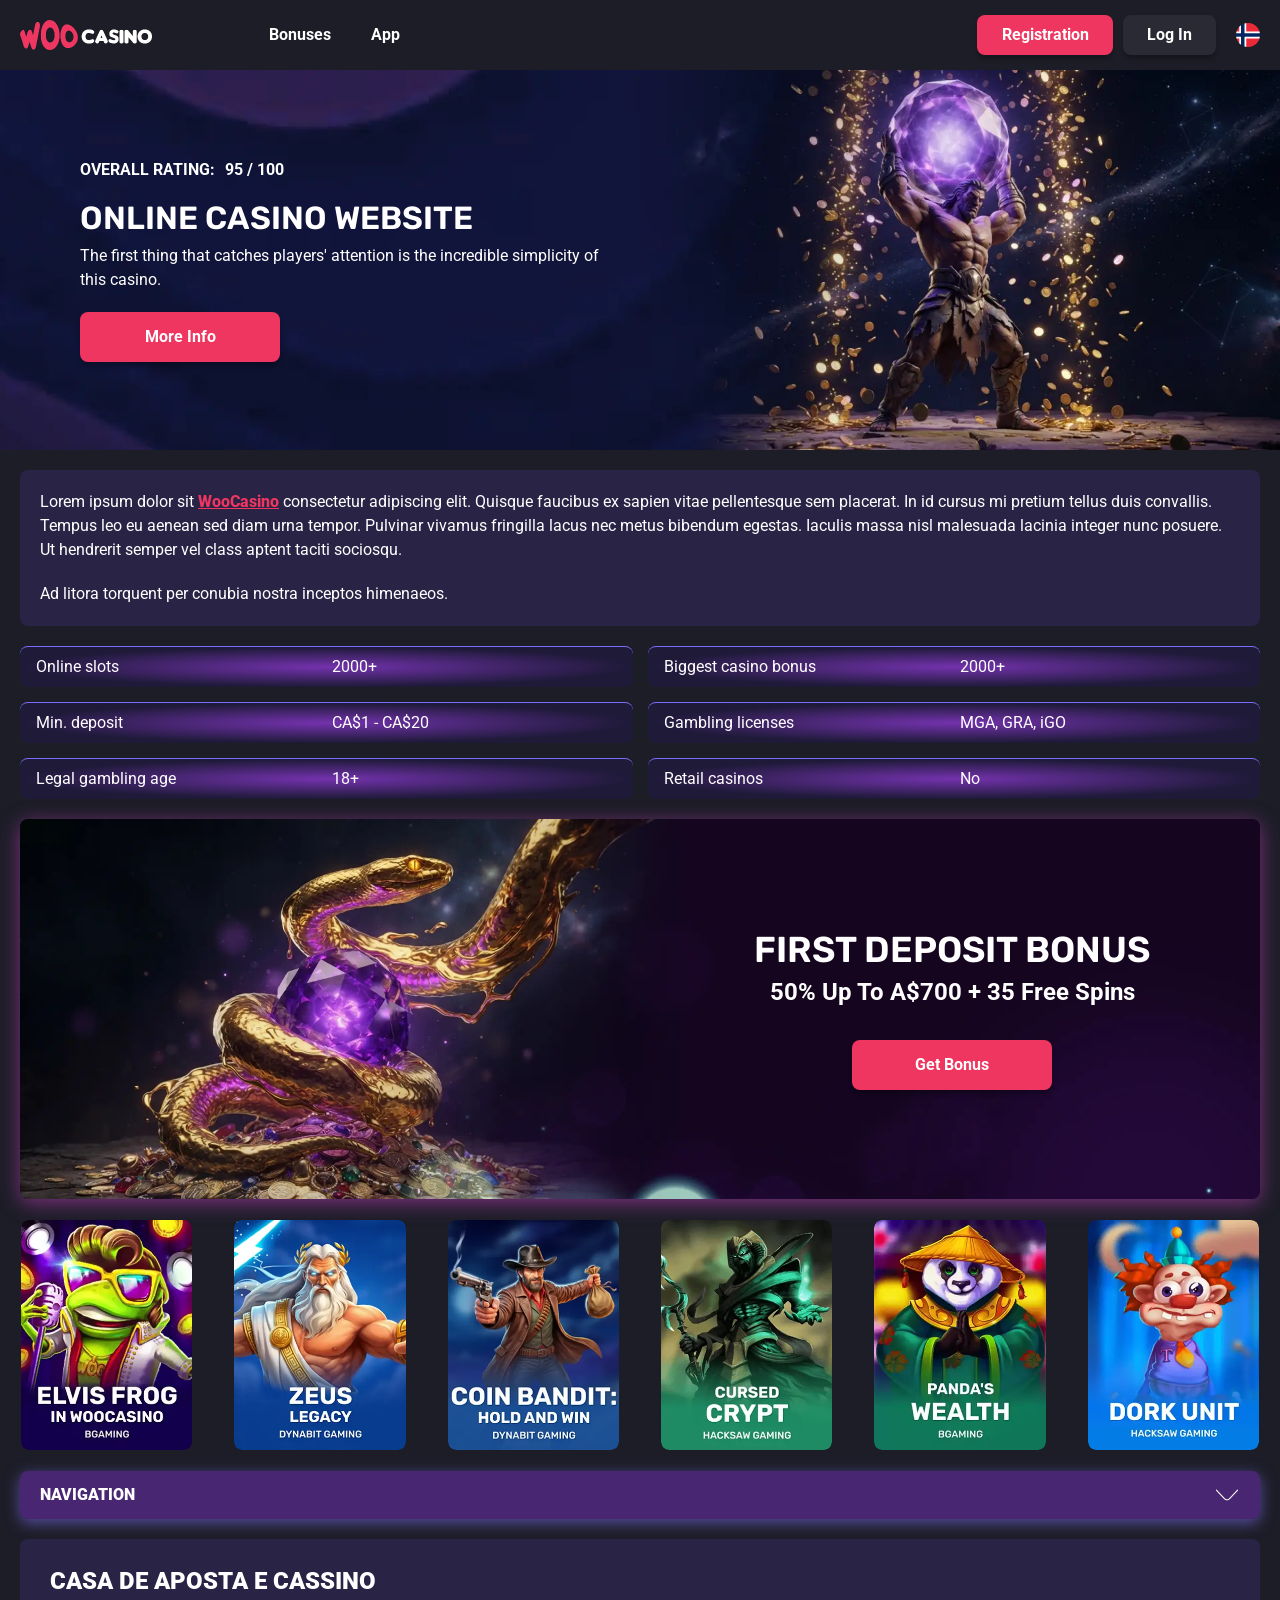
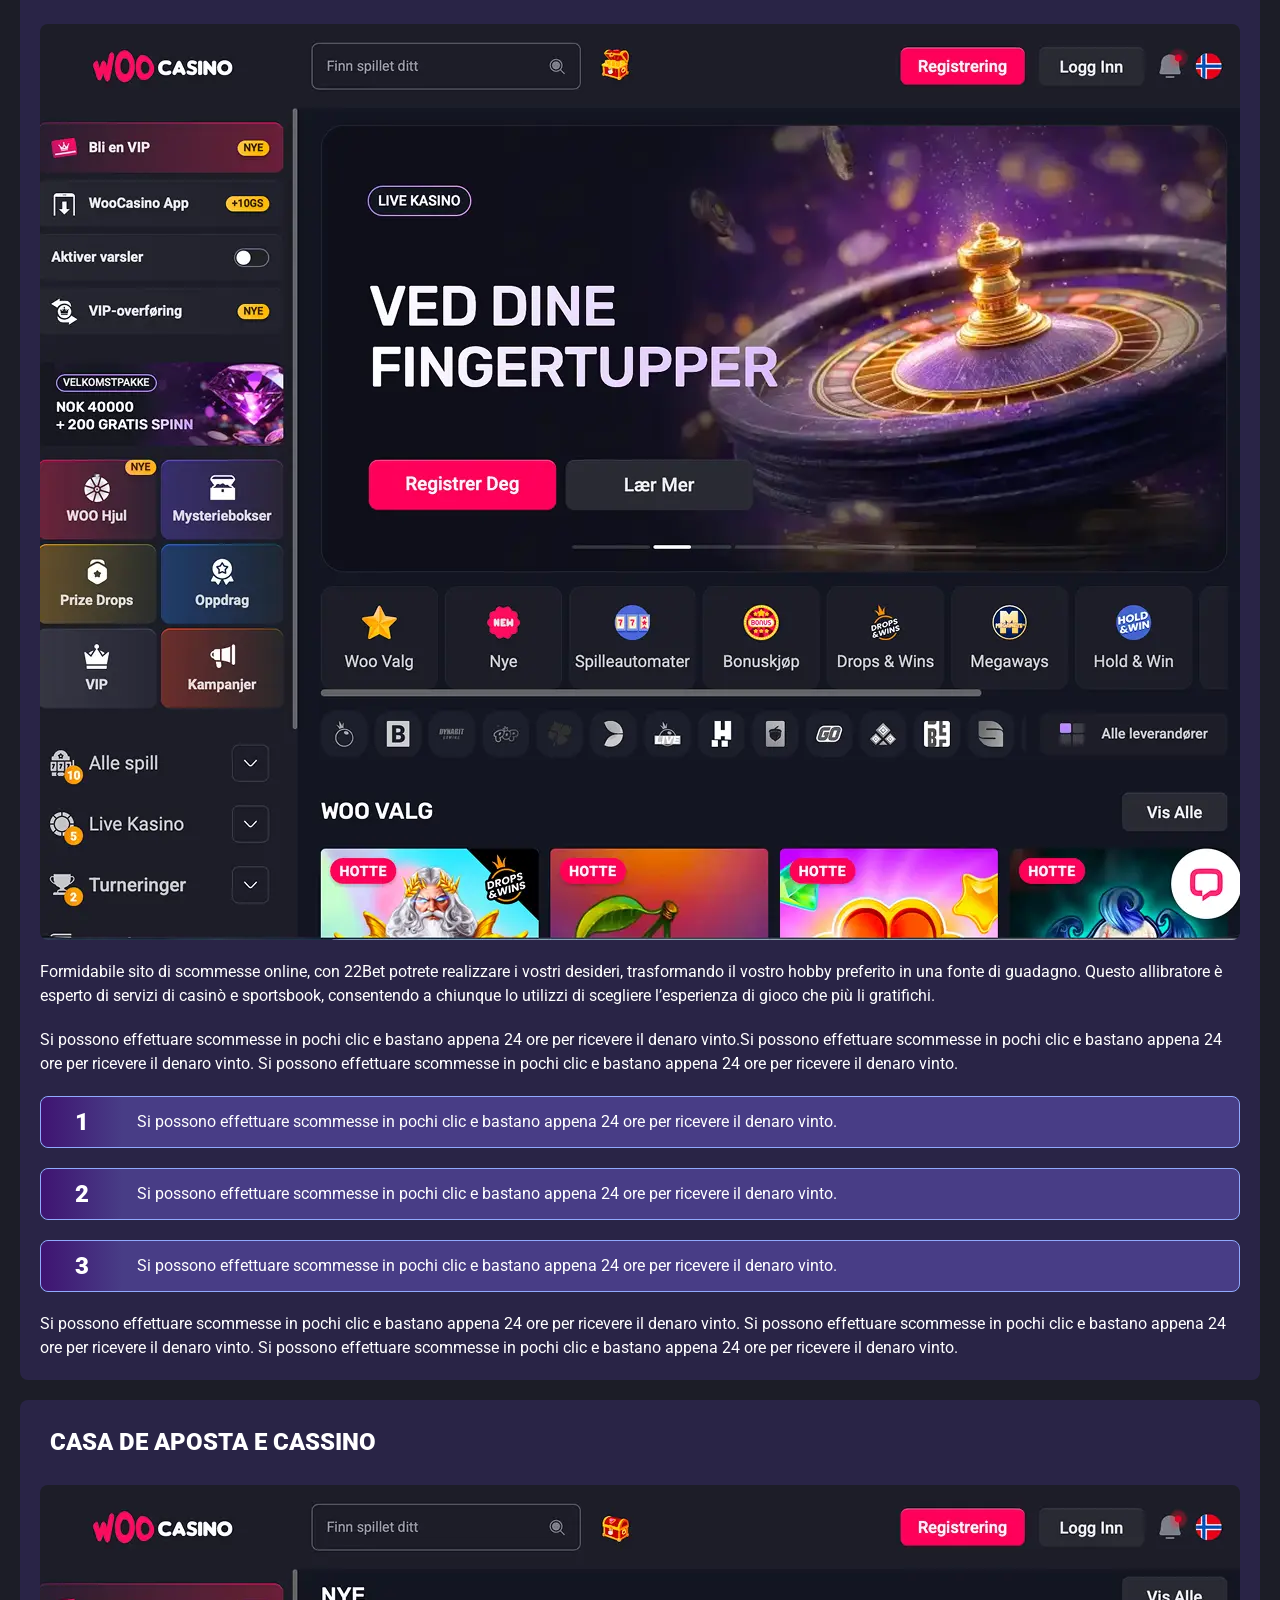
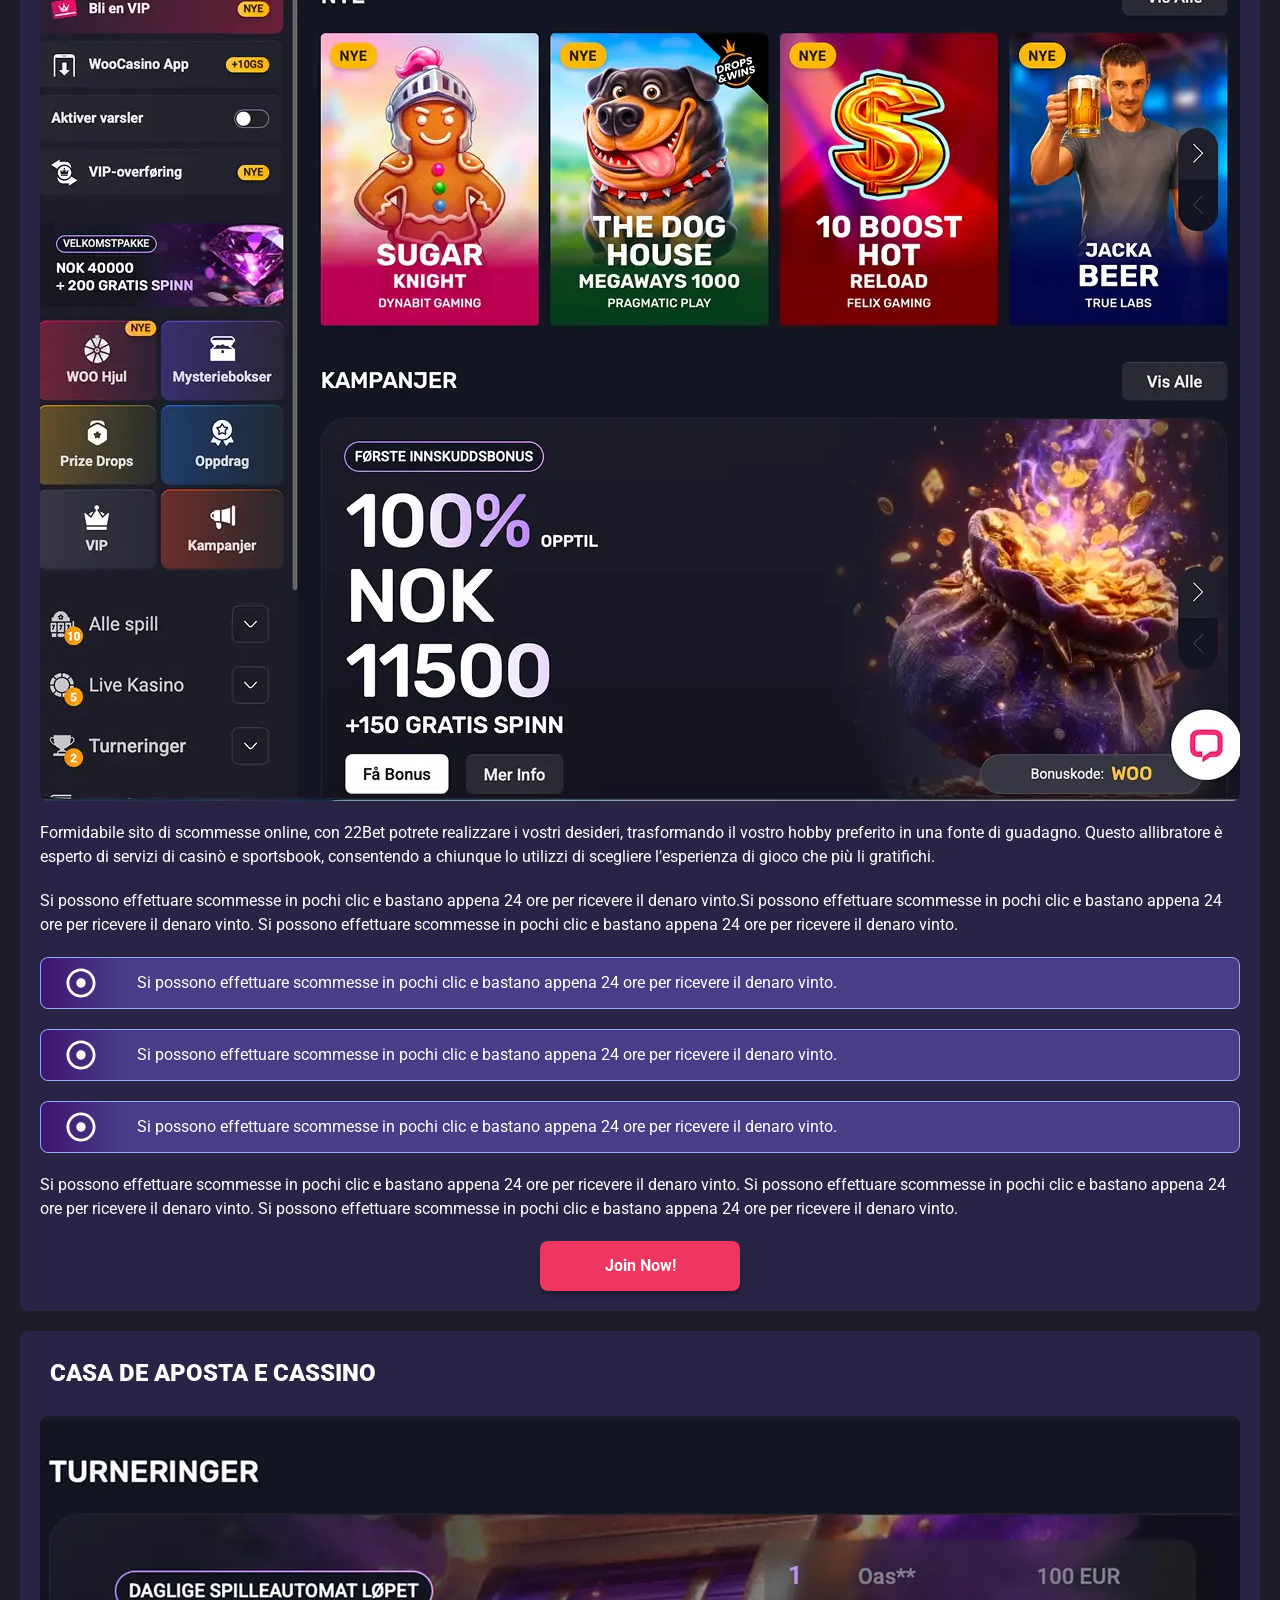
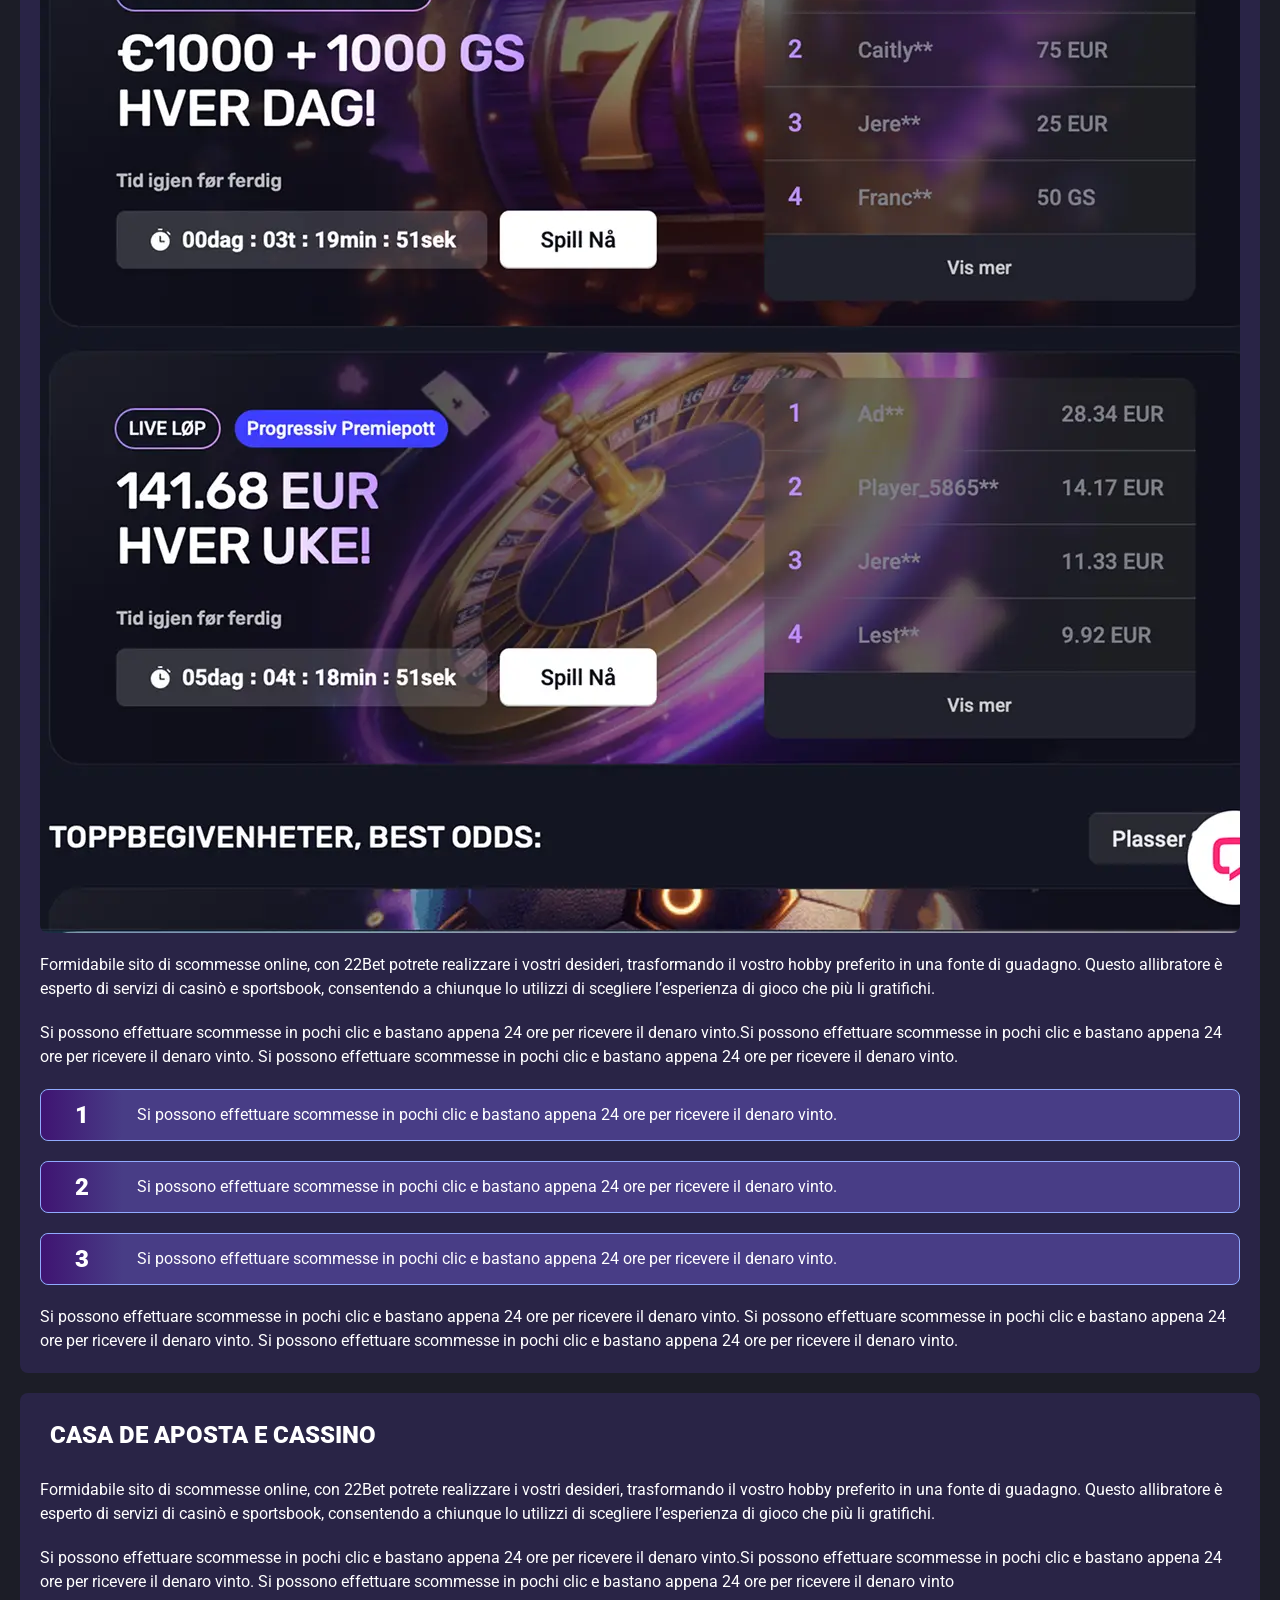
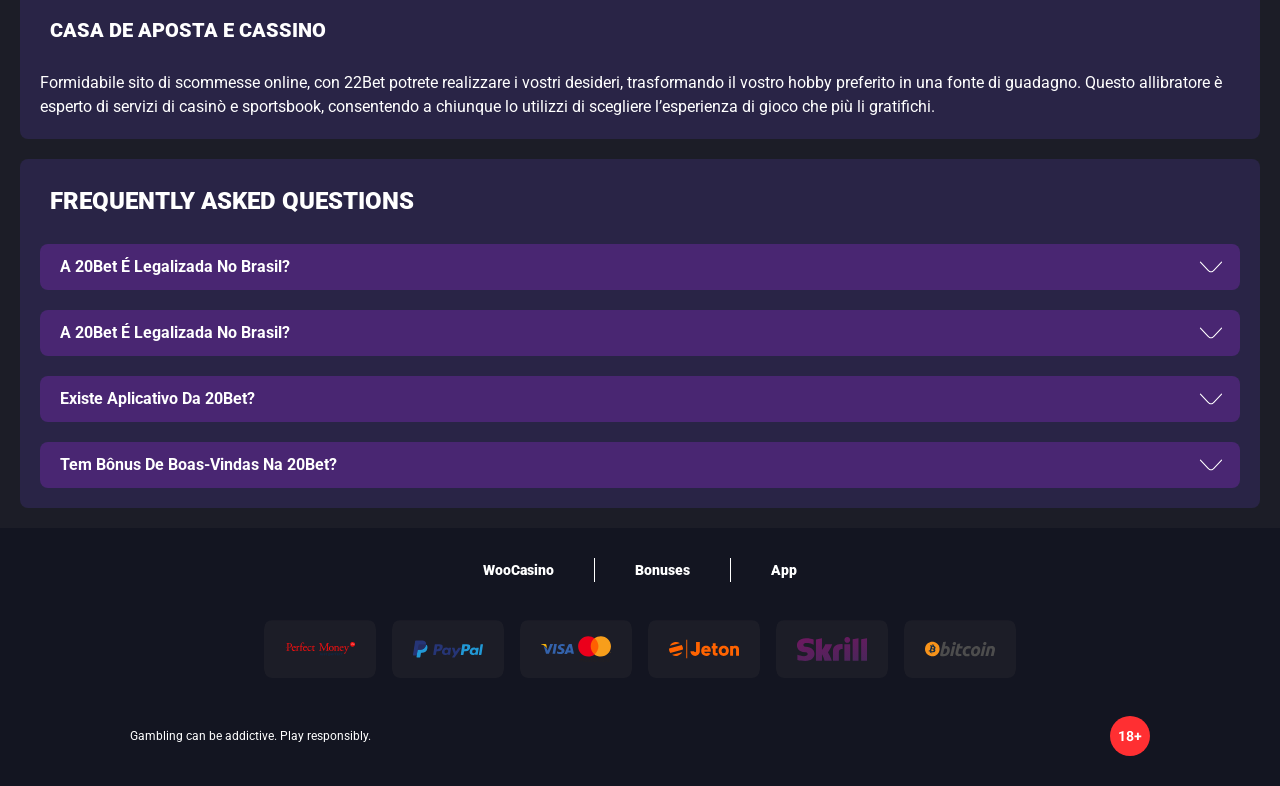
<file: index.html>
<!DOCTYPE html>
<html lang="en">
  <head>
    <meta charset="UTF-8" />
   
    <meta name="viewport" content="width=device-width, initial-scale=1.0" />
    <title>WooCasino </title>
    <meta name="description" content />
    <meta property="og:site_name" content />
    <meta property="og:title" content />
    <meta property="og:type" content="website" />
    <meta property="og:url" content />
    <meta property="og:image" content />
    <meta property="og:image:alt" content />
    <meta property="og:locale" content="en" />
    <meta property="og:description" content />
    <link rel="preconnect" href="https://fonts.googleapis.com" />
    <link rel="preconnect" href="https://fonts.gstatic.com" crossorigin="anonymous" />
<link href="https://fonts.googleapis.com/css2?family=Roboto:wght@100;300;400;500;700;900&display=swap" rel="stylesheet">
<link href="https://fonts.googleapis.com/css2?family=Rubik:wght@300;400;500;600;700;800;900&display=swap" rel="stylesheet">
<link rel="stylesheet" href="./css/reset.css" />
    <link rel="stylesheet" href="./css/main.css" />
    <link rel="stylesheet" href="./css/media.css"/>
    <link rel="icon" href="./images/Group.png" type="image/x-icon"/>
    <script
    src="https://code.jquery.com/jquery-3.6.1.min.js"
    integrity="sha256-o88AwQnZB+VDvE9tvIXrMQaPlFFSUTR+nldQm1LuPXQ="
    crossorigin="anonymous"
  ></script>
  </head>
  <body>
    <header class="header">
      <section class="content header__content">
        <a href="./index.html" class="logo header__logo"
          ><img src="./images/logo.png" alt="logo" title
        /></a>
        <button class="header__btn-menu" >
          <svg width="16px" height="16px" viewBox="0 0 16 16" xmlns="http://www.w3.org/2000/svg">
              <rect y="0" width="16" height="3" rx="1.5"></rect>
              <rect y="6.5" width="16" height="3" rx="1.5"></rect>
              <rect y="13" width="16" height="3" rx="1.5"></rect>
            </svg>
        </button>

          <nav class="menu header__menu">
            <ul class="header__menu-list">
                
              <li class="" >
            
                <a href="./bonus.html" >
                <span>Bonuses</span>
              </a>
            
              </a>
            </li>
              <li>
                <a href="./app.html">
                 App
                </a>
              </li>
              
             
            </ul>
            <div class="header__button header__button-menu " >
              <a href="#" class="button  button__login-menu">Registration</a>
              <a href="#" class="button button__menu">Log in</a>
            </div>
           
          </nav>
          
            <a href="#" class="button button__login">Registration</a>
            <a href="#" class="button button__singup">Log in</a>
           
          <a href="#" class="header__flag">
                <span><img src="./images/flag.png" alt="flag" title /></span>
             
              </a>
      </section>
    </header>
     <main class="main home main-page">
        <section class=" hero hero__page">
           
            <div class="background">
              <img src="./images/main/bg-main.webp" alt="hero" title />
              
            </div>
            <div class="hero__wrapper">
              <div class="hero__data">
                <div class="hero__rating" >
                  <p>Overall Rating:</p>
                 
                  <span >
                    <span >95</span>
                  <span>/</span> 
                  <span >100</span>
                  
                  </span>
                </div>
                <h1 class="title general hero__title">
                 Online Casino Website
                </h1>
                <p class="hero__text">The first thing that catches players' attention is the incredible simplicity of this casino.</p>
                <a href="#" class="button  hero__button">More info</a>
               
              </div>
             
            </div>
          </section>
      <section class="main__wrap main__wrap-page">
       
       <section class="content__wrapper content__wrapper-page">

         
        
       
          <section class="content article">
            <p>
             Lorem ipsum dolor sit <a href="#">WooCasino</a> consectetur adipiscing elit. Quisque faucibus ex sapien vitae pellentesque sem placerat. In id cursus mi pretium tellus duis convallis. Tempus leo eu aenean sed diam urna tempor. Pulvinar vivamus fringilla lacus nec metus bibendum egestas. Iaculis massa nisl malesuada lacinia integer nunc posuere. Ut hendrerit semper vel class aptent taciti sociosqu.
            </p>
            <p>
             Ad litora torquent per conubia nostra inceptos himenaeos.
            </p>
          </section>
      <section class="content features">
           
              <table class="features__table">
               <tbody class="features__group">
                 
                   <tr>
                   <td>Online slots</td>
                   <td>2000+</td>
                  </tr>
                  <tr>
                   <td>Biggest casino bonus</td>
                   <td>2000+</td>
                  </tr>
                  <tr>
                   <td>Min. deposit</td>
                   <td>CA$1 - CA$20</td>
                  </tr>
              
                     <tr>
                     <td>Gambling licenses</td>
                     <td>MGA, GRA, iGO</td>
                   </tr>
                   <tr>
                     <td>Legal gambling age</td>
                     <td>18+</td>
                   </tr>
                   <tr>
                     <td>Retail casinos</td>
                     <td>No</td>
                   </tr>
                
               </tbody>
             </table>
            
         
           </section>  

        
             
             <section class="content banner banner-main">
            <div class="background ">
              
              <img src="./images/main/banner-main.webp" alt="banner" title />
              
            </div>
            <div class="banner__info">
              
              <h2 class="title high banner__title-main">
                  
               first Deposit Bonus
              </h2>
            <p class="banner__subtitle">50% up to A$700 + 35 Free spins</p>
              <a href="#" class="button banner__button">Get  Bonus</a>
            </div>
          </section>
          
           <section class="content casino">
           
              <ul class="casino__list ">
                <li class="casino__item">
                    <a href="#"><div class="casino__wrapper">
                      <img class="casino__img" src="./images/main/card-main1.webp" alt="" title>
                    <div class="casino__hover casino__hover-live">
                        
                        <div class="casino-box">
                            
                        <span  class="button  casino__buttons">Play Now</span>
                        </div>
                    </div>
                    </div>
                    </a>
                </li>
                <li class="casino__item">
                  <a href="#"><div class="casino__wrapper">
                      <img class="casino__img" src="./images/main/card-main2.webp" alt="" title>
                    <div class="casino__hover casino__hover-live">
                        
                        <div class="casino-box">
                            
                        <span  class="button  casino__buttons">Play Now</span>
                        </div>
                    </div>
                    </div>
                    </a>
              </li>
              <li class="casino__item">
              <a href="#"><div class="casino__wrapper">
                      <img class="casino__img" src="./images/main/card-main3.webp" alt="" title>
                    <div class="casino__hover casino__hover-live">
                        
                        <div class="casino-box">
                            
                        <span  class="button  casino__buttons">Play Now</span>
                        </div>
                    </div>
                    </div>
                    </a>
            </li>
             <li class="casino__item">
                <a href="#"><div class="casino__wrapper">
                      <img class="casino__img" src="./images/main/card-main4.webp" alt="" title>
                    <div class="casino__hover casino__hover-live">
                        
                        <div class="casino-box">
                            
                        <span  class="button  casino__buttons">Play Now</span>
                        </div>
                    </div>
                    </div>
                    </a>
            </li>
             <li class="casino__item">
                <a href="#"><div class="casino__wrapper">
                      <img class="casino__img" src="./images/main/card-main5.webp" alt="" title>
                    <div class="casino__hover casino__hover-live">
                        
                        <div class="casino-box">
                            
                        <span  class="button  casino__buttons">Play Now</span>
                        </div>
                    </div>
                    </div>
                    </a>
            </li>
             <li class="casino__item">
                <a href="#"><div class="casino__wrapper">
                      <img class="casino__img" src="./images/main/card-main6.webp" alt="" title>
                    <div class="casino__hover casino__hover-live">
                        
                        <div class="casino-box">
                            
                        <span  class="button  casino__buttons">Play Now</span>
                        </div>
                    </div>
                    </div>
                    </a>
            </li>
        

              </ul>
         </section>
              <section class="content menu-review__content">
              

            
                <div class="menu__review-desk menu__review-content">Navigation</div>
                <ul class="menu__review menu__review-list">
                  <li><a href="#">Lorem ipsum dolor sit</a></li>
                    <li><a href="#">Amet consectetur adipiscing</a></li>
                      <li><a href="#">Quisque faucibus ex sapien vitae</a></li>
                        <li><a href="#">Ut hendrerit sempero</a></li>
                          <li><a href="#">Pulvinar vivamus fringilla</a></li>
                           <li><a href="#">Ad litora torquent per conubia</a></li>
                         
                          
                </ul>
             
          
          </section>
          
        
          <section class="content article">
            <h2 class="title high article__title">Casa de Aposta e Cassino</h2>
             <div class="images">
              <img src="./images/main/image1-main.webp" alt="banner" title />
            </div>
            <p>
             Formidabile sito di scommesse online, con 22Bet potrete realizzare i vostri desideri, trasformando il vostro hobby preferito in una fonte di guadagno. Questo allibratore è esperto di servizi di casinò e sportsbook, consentendo a chiunque lo utilizzi di scegliere l’esperienza di gioco che più li gratifichi.
            </p>
            <p>
             Si possono effettuare scommesse in pochi clic e bastano appena 24 ore per ricevere il denaro vinto.Si possono effettuare scommesse in pochi clic e bastano appena 24 ore per ricevere il denaro vinto. Si possono effettuare scommesse in pochi clic e bastano appena 24 ore per ricevere il denaro vinto.
            </p>
           <ol>
              <li>Si possono effettuare scommesse in pochi clic e bastano appena 24 ore per ricevere il denaro vinto.</li>
              <li>Si possono effettuare scommesse in pochi clic e bastano appena 24 ore per ricevere il denaro vinto.</li>
              <li>Si possono effettuare scommesse in pochi clic e bastano appena 24 ore per ricevere il denaro vinto.</li>
            </ol>
            <p>Si possono effettuare scommesse in pochi clic e bastano appena 24 ore per ricevere il denaro vinto. Si possono effettuare scommesse in pochi clic e bastano appena 24 ore per ricevere il denaro vinto. Si possono effettuare scommesse in pochi clic e bastano appena 24 ore per ricevere il denaro vinto.</p>
          </section>
           <section class="content article">
            <h2 class="title high article__title">Casa de Aposta e Cassino</h2>
             <div class="images">
              <img src="./images/main/image2-main.webp" alt="banner" title />
            </div>
            <p>
             Formidabile sito di scommesse online, con 22Bet potrete realizzare i vostri desideri, trasformando il vostro hobby preferito in una fonte di guadagno. Questo allibratore è esperto di servizi di casinò e sportsbook, consentendo a chiunque lo utilizzi di scegliere l’esperienza di gioco che più li gratifichi.
            </p>
            <p>
             Si possono effettuare scommesse in pochi clic e bastano appena 24 ore per ricevere il denaro vinto.Si possono effettuare scommesse in pochi clic e bastano appena 24 ore per ricevere il denaro vinto. Si possono effettuare scommesse in pochi clic e bastano appena 24 ore per ricevere il denaro vinto.
            </p>
           <ul>
              <li>Si possono effettuare scommesse in pochi clic e bastano appena 24 ore per ricevere il denaro vinto.</li>
              <li>Si possono effettuare scommesse in pochi clic e bastano appena 24 ore per ricevere il denaro vinto.</li>
              <li>Si possono effettuare scommesse in pochi clic e bastano appena 24 ore per ricevere il denaro vinto.</li>
            </ul>
            <p>Si possono effettuare scommesse in pochi clic e bastano appena 24 ore per ricevere il denaro vinto. Si possono effettuare scommesse in pochi clic e bastano appena 24 ore per ricevere il denaro vinto. Si possono effettuare scommesse in pochi clic e bastano appena 24 ore per ricevere il denaro vinto.</p>
         <a href="#" class="button">join now!</a>
          </section>
           <section class="content article">
            <h2 class="title high article__title">Casa de Aposta e Cassino</h2>
             <div class="images">
              <img src="./images/main/image3-main.webp" alt="banner" title />
            </div>
            <p>
             Formidabile sito di scommesse online, con 22Bet potrete realizzare i vostri desideri, trasformando il vostro hobby preferito in una fonte di guadagno. Questo allibratore è esperto di servizi di casinò e sportsbook, consentendo a chiunque lo utilizzi di scegliere l’esperienza di gioco che più li gratifichi.
            </p>
            <p>
             Si possono effettuare scommesse in pochi clic e bastano appena 24 ore per ricevere il denaro vinto.Si possono effettuare scommesse in pochi clic e bastano appena 24 ore per ricevere il denaro vinto. Si possono effettuare scommesse in pochi clic e bastano appena 24 ore per ricevere il denaro vinto.
            </p>
           <ol>
              <li>Si possono effettuare scommesse in pochi clic e bastano appena 24 ore per ricevere il denaro vinto.</li>
              <li>Si possono effettuare scommesse in pochi clic e bastano appena 24 ore per ricevere il denaro vinto.</li>
              <li>Si possono effettuare scommesse in pochi clic e bastano appena 24 ore per ricevere il denaro vinto.</li>
            </ol>
            <p>Si possono effettuare scommesse in pochi clic e bastano appena 24 ore per ricevere il denaro vinto. Si possono effettuare scommesse in pochi clic e bastano appena 24 ore per ricevere il denaro vinto. Si possono effettuare scommesse in pochi clic e bastano appena 24 ore per ricevere il denaro vinto.</p>
          </section>
           <section class="content article">
            <h2 class="title high article__title">Casa de Aposta e Cassino</h2>
            <p>Formidabile sito di scommesse online, con 22Bet potrete realizzare i vostri desideri, trasformando il vostro hobby preferito in una fonte di guadagno. Questo allibratore è esperto di servizi di casinò e sportsbook, consentendo a chiunque lo utilizzi di scegliere l’esperienza di gioco che più li gratifichi.</p>
            <p>Si possono effettuare scommesse in pochi clic e bastano appena 24 ore per ricevere il denaro vinto.Si possono effettuare scommesse in pochi clic e bastano appena 24 ore per ricevere il denaro vinto. Si possono effettuare scommesse in pochi clic e bastano appena 24 ore per ricevere il denaro vinto</p>
            <h3>Casa de Aposta e Cassino</h3>
            <p>Formidabile sito di scommesse online, con 22Bet potrete realizzare i vostri desideri, trasformando il vostro hobby preferito in una fonte di guadagno. Questo allibratore è esperto di servizi di casinò e sportsbook, consentendo a chiunque lo utilizzi di scegliere l’esperienza di gioco che più li gratifichi.</p>
           </section>

          <section class="content faq">
            <h2 class="title high faq__title">Frequently Asked Questions</h2>
            <ol class="faq__list " >
              <li class="faq__item"  >
                <h3 class="title medium faq__subtitle js-button-expander js-button-expander--faq"  >A 20Bet é legalizada no Brasil?
                 </h3>
                <div  class="faq__answer js-expand-content js-expand-content--faq" >
                  <p  >
                    Sim, a casa de apostas tem licença emitida por Curaçao, que é reconhecida no Brasil e a permite atuar por aqui.
                  </p>
                </div>
              </li>
              <li class="faq__item"  >
                <h3 class="title medium faq__subtitle js-button-expander js-button-expander--faq"  >A 20Bet é legalizada no Brasil?</h3>
                <div class="faq__answer js-expand-content js-expand-content--faq" >
                  <p  >
                    Sim, a casa de apostas tem licença emitida por Curaçao, que é reconhecida no Brasil e a permite atuar por aqui.
                  </p>
                </div>
              </li> 
              <li class="faq__item"  >
                <h3 class="title medium faq__subtitle js-button-expander js-button-expander--faq"  >Existe aplicativo da 20Bet?</h3>
                <div class="faq__answer js-expand-content js-expand-content--faq" >
                  <p  >
                   Sim, disponível para sistemas operacionais iOS e Android.
                  </p>
                </div>
              </li> 
              <li class="faq__item"  >
                <h3 class="title medium faq__subtitle js-button-expander js-button-expander--faq"  >Tem bônus de boas-vindas na 20Bet?</h3>
                <div class="faq__answer js-expand-content js-expand-content--faq" >
                  <p  >
                   O pacote especial para novos usuários da 20Bet paga 100% sobre o primeiro depósito, com limite de 600 BRL.
                  </p>
                </div>
              </li> 
             
            </ol>
          </section>
          
        </section> 
      
        <div class=""  onclick="scrollToTop()">
          <button class="main__arrow" id="scrollToTopBtn"></button>
        </div> 
        
      </section>
    </main> 
     <footer class=" footer ">
      <section class="content footer__content">
        <ul class="footer__menu">
         <li><a href="/">WooCasino</a></li>
         <li><a href="./bonus.html">bonuses</a></li>
         <li><a href="./app.html">app</a></li>
         
        </ul>
       
          <ul class="footer__cards-list">
           
            <li>
              <a href="#"
                ><img src="./images/footer-img1.svg" alt="card" title
              /></a>
            </li>
           <li>
              <a href="#"
                ><img src="./images/footer-img2.svg" alt="card" title
              /></a>
            </li> <li>
              <a href="#"
                ><img src="./images/footer-img3.svg" alt="card" title
              /></a>
            </li> <li>
              <a href="#"
                ><img src="./images/footer-img4.svg" alt="card" title
              /></a>
            </li> <li>
              <a href="#"
                ><img src="./images/footer-img5.svg" alt="card" title
              /></a>
            </li> <li>
              <a href="#"
                ><img src="./images/footer-img6.svg" alt="card" title
              /></a>
            </li>
          </ul>
       
        <div class="footer__wrapp">
          <div class="footer__text">
           
            <p>Gambling can be addictive. Play responsibly. 
</p>
           
          </div>
          <div class="footer__age">
            <img src="./images/age.svg" alt="age" title />
          </div>
        </div>
      
      </section>
    </footer>
    <script src="./js/arrowUp.js" defer></script>
    <script src="./js/sidebar.js" defer></script>
    <script src="./js/expander.js" defer></script>
    <script src="./js/mobile-menu.js" defer></script>
  
  </body>
</html>
</file>
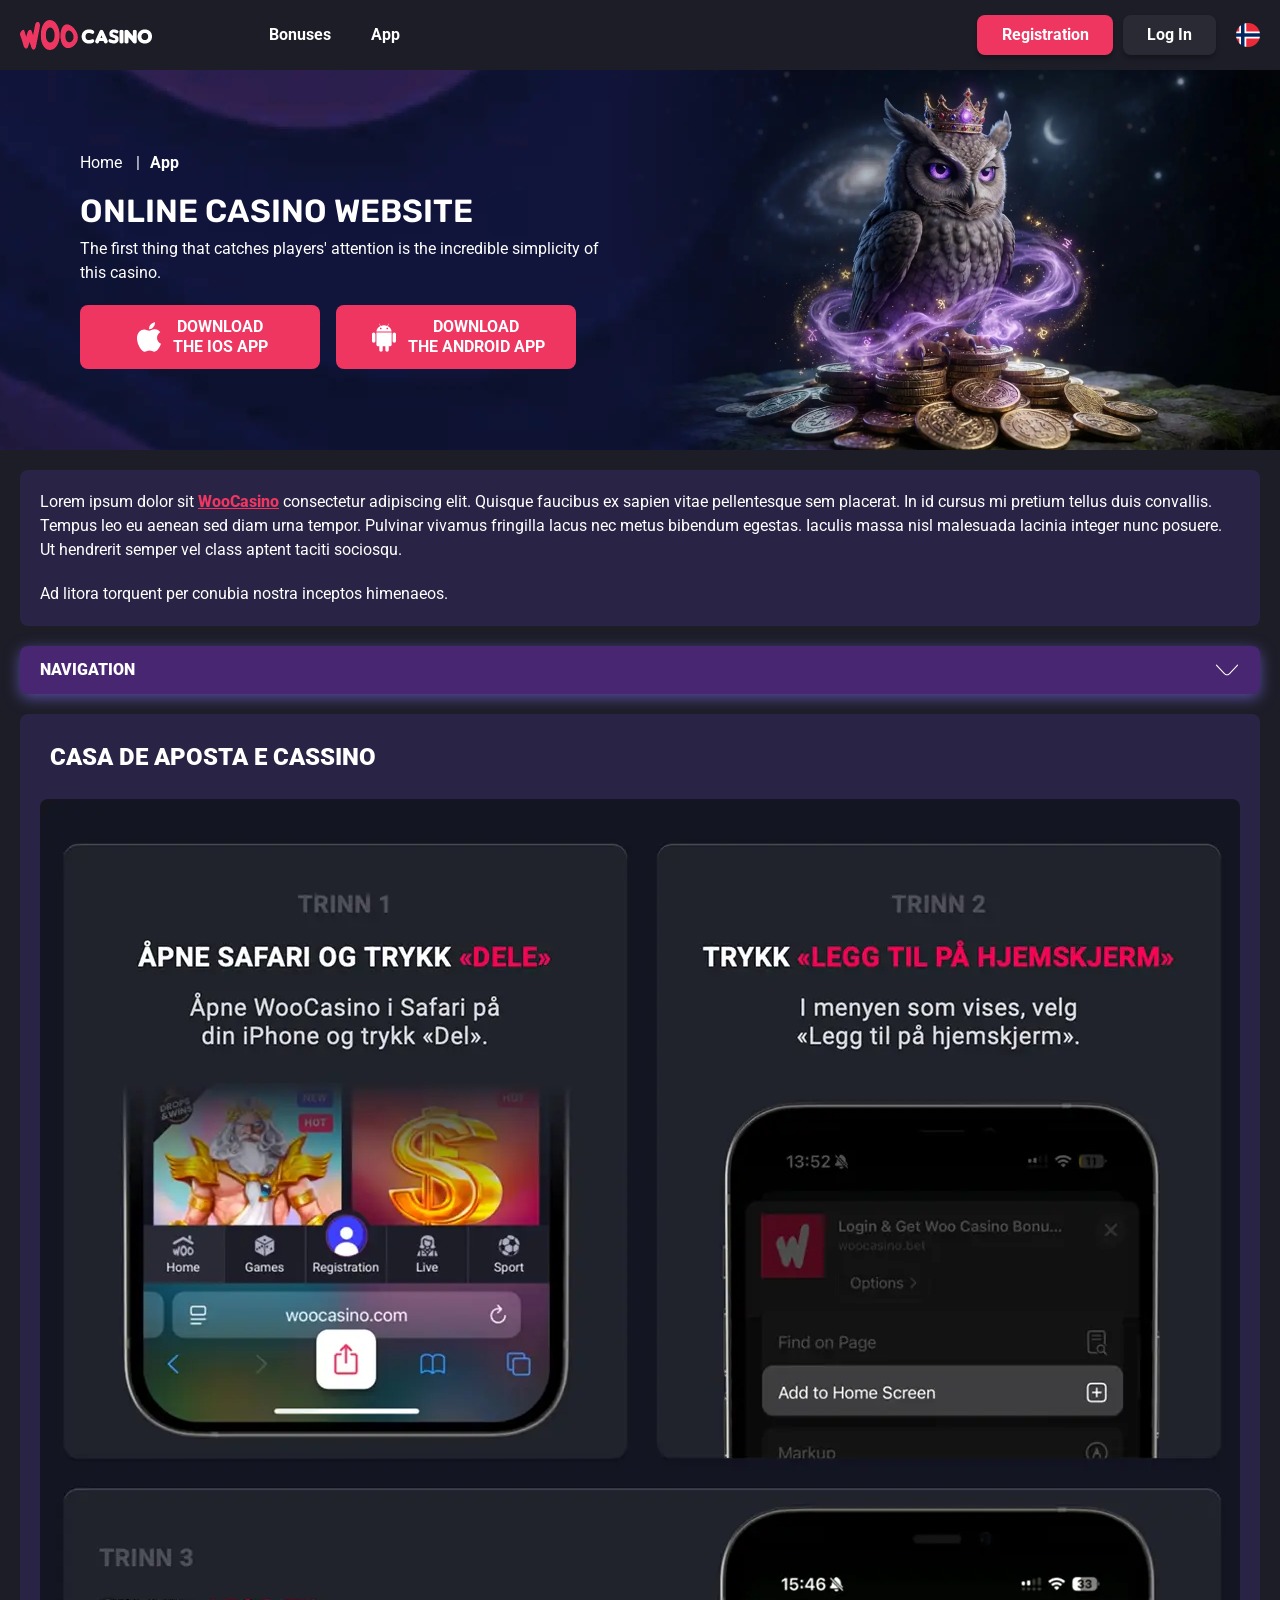
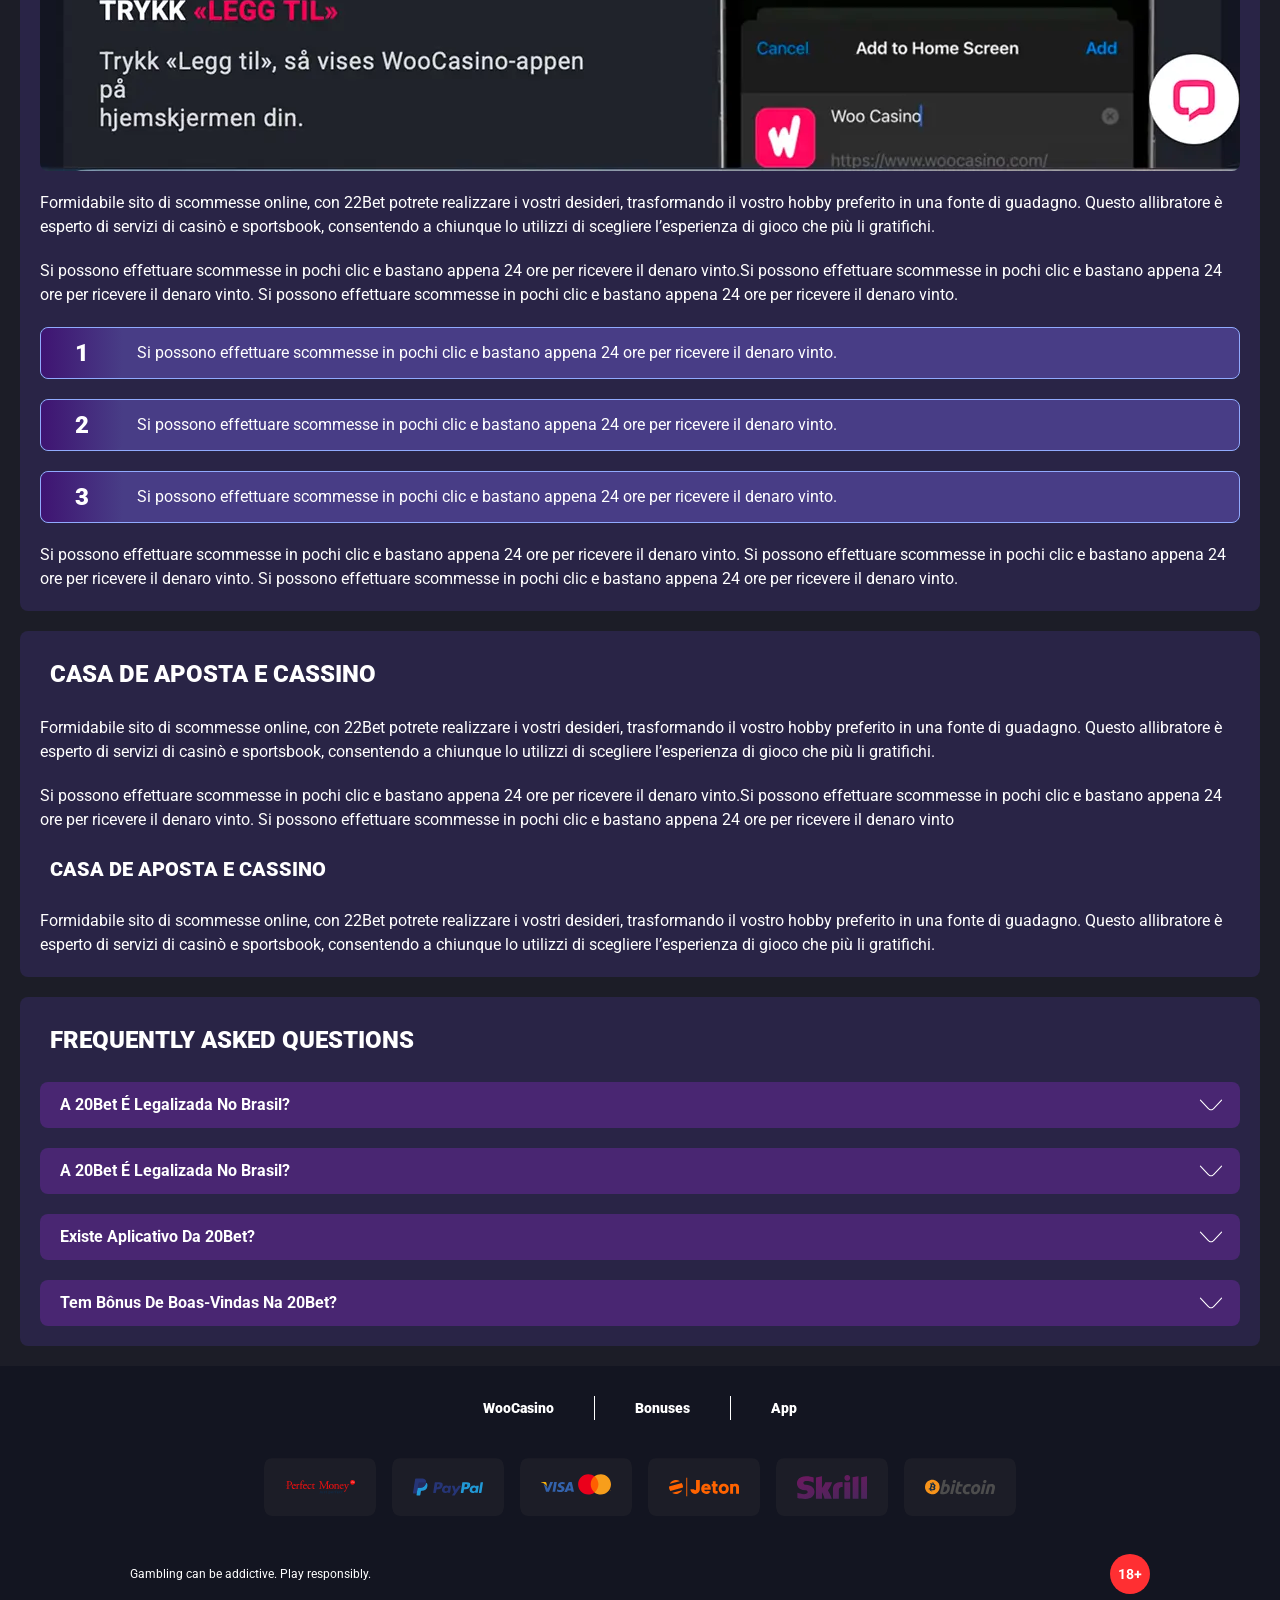
<file: app.html>
<!DOCTYPE html>
<html lang="en">
  <head>
    <meta charset="UTF-8" />
   
    <meta name="viewport" content="width=device-width, initial-scale=1.0" />
    <title>WooCasino</title>
    <meta name="description" content />
    <meta property="og:site_name" content />
    <meta property="og:title" content />
    <meta property="og:type" content="website" />
    <meta property="og:url" content />
    <meta property="og:image" content />
    <meta property="og:image:alt" content />
    <meta property="og:locale" content="en" />
    <meta property="og:description" content />
    <link rel="preconnect" href="https://fonts.googleapis.com" />
    <link rel="preconnect" href="https://fonts.gstatic.com" crossorigin="anonymous" />
  <link href="https://fonts.googleapis.com/css2?family=Roboto:wght@100;300;400;500;700;900&display=swap" rel="stylesheet">
<link href="https://fonts.googleapis.com/css2?family=Rubik:wght@300;400;500;600;700;800;900&display=swap" rel="stylesheet">

   <link rel="stylesheet" href="./css/reset.css" />
    <link rel="stylesheet" href="./css/main.css" />
    <link rel="stylesheet" href="./css/media.css"/>
    <link rel="icon" href="./images/Group.png" type="image/x-icon"/>
    <script
    src="https://code.jquery.com/jquery-3.6.1.min.js"
    integrity="sha256-o88AwQnZB+VDvE9tvIXrMQaPlFFSUTR+nldQm1LuPXQ="
    crossorigin="anonymous"
  ></script>
  </head>
  <body>
    <header class="header">
      <section class="content header__content">
        <a href="./index.html" class="logo header__logo"
          ><img src="./images/logo.png" alt="logo" title
        /></a>
        <button class="header__btn-menu" >
          <svg width="16px" height="16px" viewBox="0 0 16 16" xmlns="http://www.w3.org/2000/svg">
              <rect y="0" width="16" height="3" rx="1.5"></rect>
              <rect y="6.5" width="16" height="3" rx="1.5"></rect>
              <rect y="13" width="16" height="3" rx="1.5"></rect>
            </svg>
        </button>

          <nav class="menu header__menu">
           <ul class="header__menu-list">
                
              <li class="" >
            
                <a href="./bonus.html" >
                <span>Bonuses</span>
              </a>
            
              </a>
            </li>
              <li>
                <a href="./app.html">
                 App
                </a>
              </li>
              
             
            </ul>
            <div class="header__button header__button-menu " >
             <a href="#" class="button  button__login-menu">Registration</a>
              <a href="#" class="button button__menu">Log in</a>
            </div>
           
          </nav>
          <a href="#" class="button button__login">Registration</a>
            <a href="#" class="button button__singup">Log in</a>
           
          <a href="#" class="header__flag">
                <span><img src="./images/flag.png" alt="flag" title /></span>
             
              </a>
      </section>
    </header>
     <main class="main home main-page">
        <section class=" hero hero__page">
           
            <div class="background ">
              <img src="./images/app/bg-app.webp" alt="hero" title />
              
            </div>
            <div class="hero__wrapper hero__wrapper-page">
              <div class="hero__data hero__data-bonus">
                <ul
                class="breadcrumbs "
                
              >
                <li
                  
                >
                  <a href="#" >
                    <span >Home</span></a
                  >
                 
                </li>
                <li
                  
                >
                  <a href="/" > <span >App</span></a>
                 
                </li>
              </ul>
                <h1 class="title general hero__title">
                  Online Casino Website
                </h1>
                 <p class="hero__text">The first thing that catches players' attention is the incredible simplicity of this casino.</p>
               
              <div class="banner__content banner__content-app">
             
                  <a href="#" class="banner__btn banner__btn-app">
                    <img src="./images/main/apple-app.svg" alt="icon" title>
                   Download  </br> the
IOS app
                  </a>
                  <a href="#" class="banner__btn banner__btn-android"
                    > <img src="./images/main/android-app.svg" alt="icon" title>Download  </br> the
 Android app</a
                  >
                </div>
              </div>
             
            </div>
          </section>
      <section class="main__wrap main__wrap-page">
       
       <section class="content__wrapper content__wrapper-page">

         
        
       
          <section class="content article">
            <p>
             Lorem ipsum dolor sit <a href="#"> WooCasino</a> consectetur adipiscing elit. Quisque faucibus ex sapien vitae pellentesque sem placerat. In id cursus mi pretium tellus duis convallis. Tempus leo eu aenean sed diam urna tempor. Pulvinar vivamus fringilla lacus nec metus bibendum egestas. Iaculis massa nisl malesuada lacinia integer nunc posuere. Ut hendrerit semper vel class aptent taciti sociosqu.
            </p>
            <p>
             Ad litora torquent per conubia nostra inceptos himenaeos.
            </p>
          </section>
         
       <section class="content menu-review__content">
              

            
                <div class="menu__review-desk menu__review-content">Navigation</div>
                <ul class="menu__review menu__review-list">
                  <li><a href="#">Lorem ipsum dolor sit</a></li>
                    <li><a href="#">Amet consectetur adipiscing</a></li>
                      <li><a href="#">Quisque faucibus ex sapien vitae</a></li>
                        <li><a href="#">Ut hendrerit sempero</a></li>
                          <li><a href="#">Pulvinar vivamus fringilla</a></li>
                           <li><a href="#">Ad litora torquent per conubia</a></li>
                         
                          
                </ul>
             
          
          </section>
        
          <section class="content article">
            <h2 class="title high article__title">Casa de Aposta e Cassino</h2>
             <div class="images">
              <img src="./images/app/image1-app.webp" alt="banner" title />
            </div>
            <p>
             Formidabile sito di scommesse online, con 22Bet potrete realizzare i vostri desideri, trasformando il vostro hobby preferito in una fonte di guadagno. Questo allibratore è esperto di servizi di casinò e sportsbook, consentendo a chiunque lo utilizzi di scegliere l’esperienza di gioco che più li gratifichi.
            </p>
            <p>
             Si possono effettuare scommesse in pochi clic e bastano appena 24 ore per ricevere il denaro vinto.Si possono effettuare scommesse in pochi clic e bastano appena 24 ore per ricevere il denaro vinto. Si possono effettuare scommesse in pochi clic e bastano appena 24 ore per ricevere il denaro vinto.
            </p>
           <ol>
              <li>Si possono effettuare scommesse in pochi clic e bastano appena 24 ore per ricevere il denaro vinto.</li>
              <li>Si possono effettuare scommesse in pochi clic e bastano appena 24 ore per ricevere il denaro vinto.</li>
              <li>Si possono effettuare scommesse in pochi clic e bastano appena 24 ore per ricevere il denaro vinto.</li>
            </ol>
            <p>Si possono effettuare scommesse in pochi clic e bastano appena 24 ore per ricevere il denaro vinto. Si possono effettuare scommesse in pochi clic e bastano appena 24 ore per ricevere il denaro vinto. Si possono effettuare scommesse in pochi clic e bastano appena 24 ore per ricevere il denaro vinto.</p>
          </section>
         
         
           <section class="content article">
            <h2 class="title high article__title">Casa de Aposta e Cassino</h2>
            <p>Formidabile sito di scommesse online, con 22Bet potrete realizzare i vostri desideri, trasformando il vostro hobby preferito in una fonte di guadagno. Questo allibratore è esperto di servizi di casinò e sportsbook, consentendo a chiunque lo utilizzi di scegliere l’esperienza di gioco che più li gratifichi.</p>
            <p>Si possono effettuare scommesse in pochi clic e bastano appena 24 ore per ricevere il denaro vinto.Si possono effettuare scommesse in pochi clic e bastano appena 24 ore per ricevere il denaro vinto. Si possono effettuare scommesse in pochi clic e bastano appena 24 ore per ricevere il denaro vinto</p>
            <h3>Casa de Aposta e Cassino</h3>
            <p>Formidabile sito di scommesse online, con 22Bet potrete realizzare i vostri desideri, trasformando il vostro hobby preferito in una fonte di guadagno. Questo allibratore è esperto di servizi di casinò e sportsbook, consentendo a chiunque lo utilizzi di scegliere l’esperienza di gioco che più li gratifichi.</p>
           </section>

          <section class="content faq">
            <h2 class="title high faq__title">Frequently Asked Questions</h2>
            <ul class="faq__list " >
              <li class="faq__item"  >
                <h3 class="title medium faq__subtitle js-button-expander js-button-expander--faq"  >A 20Bet é legalizada no Brasil?
                 </h3>
                <div  class="faq__answer js-expand-content js-expand-content--faq" >
                  <p  >
                    Sim, a casa de apostas tem licença emitida por Curaçao, que é reconhecida no Brasil e a permite atuar por aqui.
                  </p>
                </div>
              </li>
              <li class="faq__item"  >
                <h3 class="title medium faq__subtitle js-button-expander js-button-expander--faq"  >A 20Bet é legalizada no Brasil?</h3>
                <div class="faq__answer js-expand-content js-expand-content--faq" >
                  <p  >
                    Sim, a casa de apostas tem licença emitida por Curaçao, que é reconhecida no Brasil e a permite atuar por aqui.
                  </p>
                </div>
              </li> 
              <li class="faq__item"  >
                <h3 class="title medium faq__subtitle js-button-expander js-button-expander--faq"  >Existe aplicativo da 20Bet?</h3>
                <div class="faq__answer js-expand-content js-expand-content--faq" >
                  <p  >
                   Sim, disponível para sistemas operacionais iOS e Android.
                  </p>
                </div>
              </li> 
              <li class="faq__item"  >
                <h3 class="title medium faq__subtitle js-button-expander js-button-expander--faq"  >Tem bônus de boas-vindas na 20Bet?</h3>
                <div class="faq__answer js-expand-content js-expand-content--faq" >
                  <p  >
                   O pacote especial para novos usuários da 20Bet paga 100% sobre o primeiro depósito, com limite de 600 BRL.
                  </p>
                </div>
              </li> 
             
            </ul>
          </section>
          
        </section> 
      
        <div class=""  onclick="scrollToTop()">
          <button class="main__arrow" id="scrollToTopBtn"></button>
        </div> 
        
      </section>
    </main> 
 <footer class=" footer ">
      <section class="content footer__content">
        <ul class="footer__menu">
         <li><a href="/"> WooCasino</a></li>
         <li><a href="./bonus.html">bonuses</a></li>
         <li><a href="./app.html">app</a></li>
         
        </ul>
       
          <ul class="footer__cards-list">
           
            <li>
              <a href="#"
                ><img src="./images/footer-img1.svg" alt="card" title
              /></a>
            </li>
           <li>
              <a href="#"
                ><img src="./images/footer-img2.svg" alt="card" title
              /></a>
            </li> <li>
              <a href="#"
                ><img src="./images/footer-img3.svg" alt="card" title
              /></a>
            </li> <li>
              <a href="#"
                ><img src="./images/footer-img4.svg" alt="card" title
              /></a>
            </li> <li>
              <a href="#"
                ><img src="./images/footer-img5.svg" alt="card" title
              /></a>
            </li> <li>
              <a href="#"
                ><img src="./images/footer-img6.svg" alt="card" title
              /></a>
            </li>
          </ul>
       
        <div class="footer__wrapp">
          <div class="footer__text">
           
            <p>Gambling can be addictive. Play responsibly. 
</p>
           
          </div>
          <div class="footer__age">
            <img src="./images/age.svg" alt="age" title />
          </div>
        </div>
      
      </section>
    </footer>
    <script src="./js/arrowUp.js" defer></script>
    <script src="./js/sidebar.js" defer></script>
    <script src="./js/expander.js" defer></script>
    <script src="./js/mobile-menu.js" defer></script>
    <script src="./js/flag.js" defer></script>
  </body>
</html>
</file>
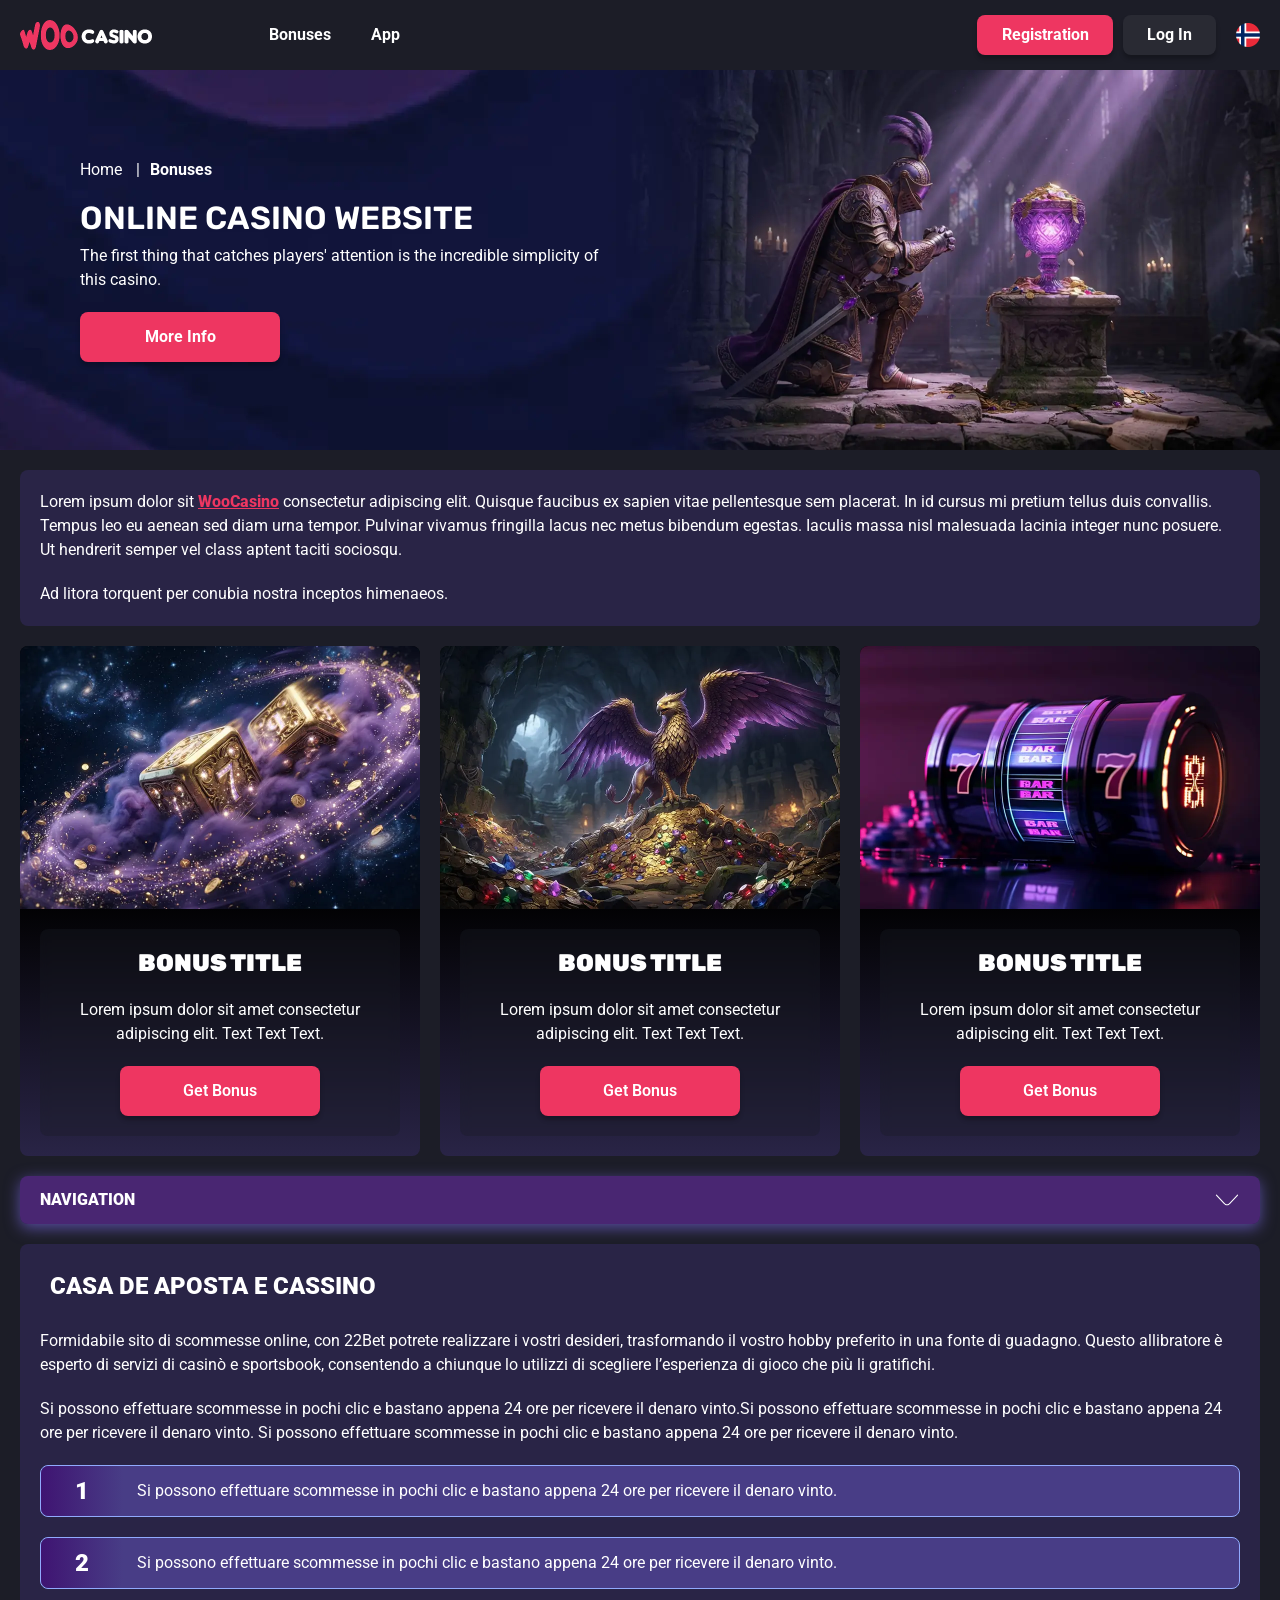
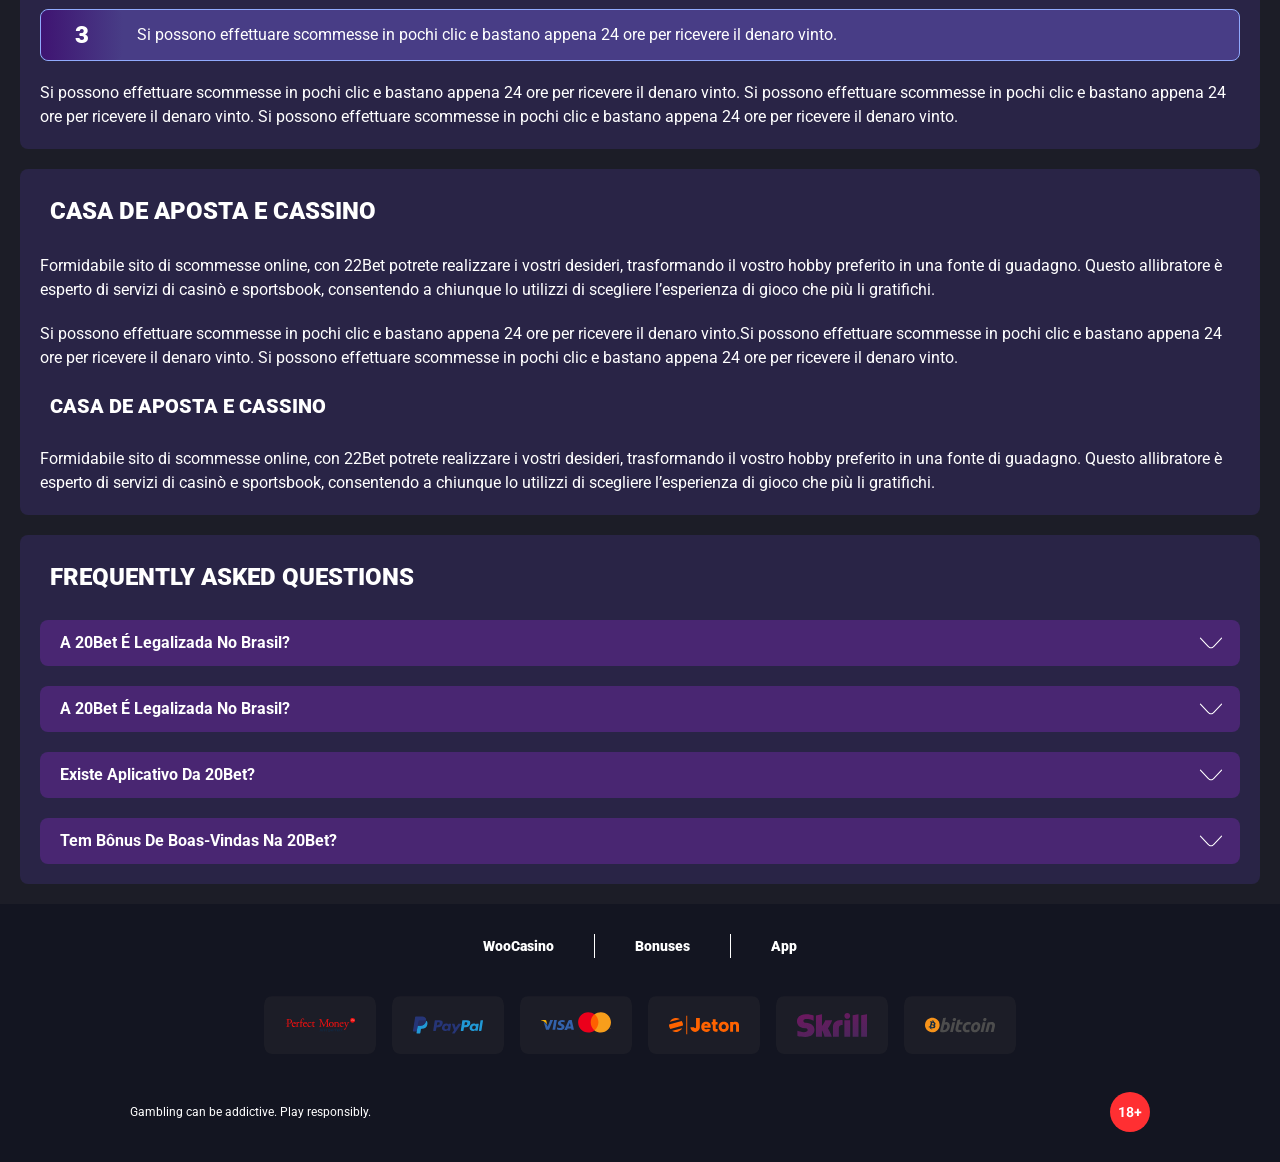
<file: bonus.html>
<!DOCTYPE html>
<html lang="en">
  <head>
    <meta charset="UTF-8" />
   
    <meta name="viewport" content="width=device-width, initial-scale=1.0" />
    <title>WooCasino</title>
    <meta name="description" content />
    <meta property="og:site_name" content />
    <meta property="og:title" content />
    <meta property="og:type" content="website" />
    <meta property="og:url" content />
    <meta property="og:image" content />
    <meta property="og:image:alt" content />
    <meta property="og:locale" content="en" />
    <meta property="og:description" content />
    <link rel="preconnect" href="https://fonts.googleapis.com" />
    <link rel="preconnect" href="https://fonts.gstatic.com" crossorigin="anonymous" />
  <link href="https://fonts.googleapis.com/css2?family=Roboto:wght@100;300;400;500;700;900&display=swap" rel="stylesheet">
<link href="https://fonts.googleapis.com/css2?family=Rubik:wght@300;400;500;600;700;800;900&display=swap" rel="stylesheet">
<link rel="stylesheet" href="./css/reset.css" />
    <link rel="stylesheet" href="./css/main.css" />
    <link rel="stylesheet" href="./css/media.css"/>
    <link rel="icon" href="./images/Group.png" type="image/x-icon"/>
    <script
    src="https://code.jquery.com/jquery-3.6.1.min.js"
    integrity="sha256-o88AwQnZB+VDvE9tvIXrMQaPlFFSUTR+nldQm1LuPXQ="
    crossorigin="anonymous"
  ></script>
  </head>
  <body>
  <header class="header">
      <section class="content header__content">
        <a href="./index.html" class="logo header__logo"
          ><img src="./images/logo.png" alt="logo" title
        /></a>
        <button class="header__btn-menu" >
          <svg width="16px" height="16px" viewBox="0 0 16 16" xmlns="http://www.w3.org/2000/svg">
              <rect y="0" width="16" height="3" rx="1.5"></rect>
              <rect y="6.5" width="16" height="3" rx="1.5"></rect>
              <rect y="13" width="16" height="3" rx="1.5"></rect>
            </svg>
        </button>

          <nav class="menu header__menu">
        <ul class="header__menu-list">
                
              <li class="" >
            
                <a href="./bonus.html" >
                <span>Bonuses</span>
              </a>
            
              </a>
            </li>
              <li>
                <a href="./app.html">
                 App
                </a>
              </li>
              
             
            </ul>
            <div class="header__button header__button-menu " >
              <a href="#" class="button  button__login-menu">Registration</a>
              <a href="#" class="button button__menu">Log in</a>
            </div>
           
          </nav>
              <a href="#" class="button button__login">Registration</a>
            <a href="#" class="button button__singup">Log in</a>
           
          <a href="#" class="header__flag">
                <span><img src="./images/flag.png" alt="flag" title /></span>
             
              </a>
      </section>
    </header>
     <main class="main home main-page">
        <section class=" hero hero__page">
           
            <div class="background background-page">
              <img src="./images/bonus/bg-bonus.webp" alt="hero" title />
              
            </div>
            <div class="hero__wrapper hero__wrapper-page">
              <div class="hero__data hero__data-bonus">
                <ul
                class="breadcrumbs "
                
              >
                <li
                  
                >
                  <a href="/" >
                    <span >Home</span></a
                  >
                 
                </li>
                <li
                  
                >
                  <a href="#" > <span >Bonuses</span></a>
                 
                </li>
              </ul>
                <h1 class="title general hero__title">
                  Online Casino Website
                </h1>
                 <p class="hero__text">The first thing that catches players' attention is the incredible simplicity of this casino.</p>
               
                <a href="#" class="button  hero__button ">More info</a>
               
              </div>
             
            </div>
          </section>
      <section class="main__wrap main__wrap-page">
       
       <section class="content__wrapper content__wrapper-page">
        <section class="content article">
            <p>
             Lorem ipsum dolor sit <a href="#">WooCasino</a> consectetur adipiscing elit. Quisque faucibus ex sapien vitae pellentesque sem placerat. In id cursus mi pretium tellus duis convallis. Tempus leo eu aenean sed diam urna tempor. Pulvinar vivamus fringilla lacus nec metus bibendum egestas. Iaculis massa nisl malesuada lacinia integer nunc posuere. Ut hendrerit semper vel class aptent taciti sociosqu.
            </p>
            <p>
             Ad litora torquent per conubia nostra inceptos himenaeos.
            </p>
          </section>
        
          <section class="content bonuses">
            <ul class="bonuses__list">
               <li class="  bonuses__item">
                 
                 <div class="images__wrap">
                   <div class=" bonuses__img">
                     <img src="./images/bonus/banner-bonus1.webp" alt="" title="">
                  </div>
                  <div class="bonuses__desc">
                     <div class="wrap">
                        
                        <h2 class="title high bonuses__title">Bonus Title</h2>
                        <div class="bonuses__text">
                           <p>Lorem ipsum dolor sit amet consectetur adipiscing elit. Text Text Text.</p>
                          </div>
                         <div class="bonuses__buttons">
                      <a href="#" class="button bonuses__button">Get  Bonus</a>
                      
                   </div>
                     </div>
                    
                  </div>
                 </div>
                  
               </li>
               <li class="bonuses__item">
                 <div class="images__wrap">
                  <div class=" bonuses__img">
                     <img src="./images/bonus/banner-bonus2.webp" alt="" title="">
                  </div>
                  <div class="bonuses__desc">
                     <div class="wrap">
                       
                        <h2 class="title high bonuses__title">Bonus Title</h2>
                        <div class="bonuses__text">
                            <p>Lorem ipsum dolor sit amet consectetur adipiscing elit. Text Text Text.</p> </div>
                           <div class="bonuses__buttons">
                        <a href="#" class="button bonuses__button">Get  Bonus</a>
                      
                   </div>
                     </div>
                  
                  </div>
                 </div>
               </li>
               <li class="bonuses__item">
                <div class="images__wrap">
                  <div class=" bonuses__img">
                     <img src="./images/bonus/banner-bonus3.webp" alt="" title="">
                  </div>
                  <div class="bonuses__desc">
                     <div class="wrap">
                        
                        <h2 class="title high bonuses__title">Bonus Title</h2>
                        <div class="bonuses__text">
                           <p>Lorem ipsum dolor sit amet consectetur adipiscing elit. Text Text Text.</p>
                       
                          </div>
                       <div class="bonuses__buttons">
                        <a href="#" class="button bonuses__button">Get  Bonus</a>
                     
                   </div>
                     </div>
                     
                  </div>
                </div>
               </li>
          
            </ul>
         </section>
            <section class="content menu-review__content">
              

            
                <div class="menu__review-desk menu__review-content">Navigation</div>
                <ul class="menu__review menu__review-list">
                  <li><a href="#">Lorem ipsum dolor sit</a></li>
                    <li><a href="#">Amet consectetur adipiscing</a></li>
                      <li><a href="#">Quisque faucibus ex sapien vitae</a></li>
                        <li><a href="#">Ut hendrerit sempero</a></li>
                          <li><a href="#">Pulvinar vivamus fringilla</a></li>
                           <li><a href="#">Ad litora torquent per conubia</a></li>
                         
                          
                </ul>
             
          
          </section>
         
         <section class="content article">
            <h2 class="title high article__title">Casa de Aposta e Cassino</h2>
            
            <p>
             Formidabile sito di scommesse online, con 22Bet potrete realizzare i vostri desideri, trasformando il vostro hobby preferito in una fonte di guadagno. Questo allibratore è esperto di servizi di casinò e sportsbook, consentendo a chiunque lo utilizzi di scegliere l’esperienza di gioco che più li gratifichi.
            </p>
            <p>
             Si possono effettuare scommesse in pochi clic e bastano appena 24 ore per ricevere il denaro vinto.Si possono effettuare scommesse in pochi clic e bastano appena 24 ore per ricevere il denaro vinto. Si possono effettuare scommesse in pochi clic e bastano appena 24 ore per ricevere il denaro vinto.
            </p>
           <ol>
              <li>Si possono effettuare scommesse in pochi clic e bastano appena 24 ore per ricevere il denaro vinto.</li>
              <li>Si possono effettuare scommesse in pochi clic e bastano appena 24 ore per ricevere il denaro vinto.</li>
              <li>Si possono effettuare scommesse in pochi clic e bastano appena 24 ore per ricevere il denaro vinto.</li>
            </ol>
            <p>Si possono effettuare scommesse in pochi clic e bastano appena 24 ore per ricevere il denaro vinto. Si possono effettuare scommesse in pochi clic e bastano appena 24 ore per ricevere il denaro vinto. Si possono effettuare scommesse in pochi clic e bastano appena 24 ore per ricevere il denaro vinto.</p>
          </section>
           <section class="content article">
            <h2 class="title high article__title">Casa de Aposta e Cassino</h2>
            
            <p>
             Formidabile sito di scommesse online, con 22Bet potrete realizzare i vostri desideri, trasformando il vostro hobby preferito in una fonte di guadagno. Questo allibratore è esperto di servizi di casinò e sportsbook, consentendo a chiunque lo utilizzi di scegliere l’esperienza di gioco che più li gratifichi.
            </p>
            <p>
             Si possono effettuare scommesse in pochi clic e bastano appena 24 ore per ricevere il denaro vinto.Si possono effettuare scommesse in pochi clic e bastano appena 24 ore per ricevere il denaro vinto. Si possono effettuare scommesse in pochi clic e bastano appena 24 ore per ricevere il denaro vinto.
            </p>
          
            <h3>Casa de Aposta e Cassino</h3>
            <p>Formidabile sito di scommesse online, con 22Bet potrete realizzare i vostri desideri, trasformando il vostro hobby preferito in una fonte di guadagno. Questo allibratore è esperto di servizi di casinò e sportsbook, consentendo a chiunque lo utilizzi di scegliere l’esperienza di gioco che più li gratifichi.</p>
          </section>
        
           <section class="content faq">
            <h2 class="title high faq__title">Frequently Asked Questions</h2>
            <ul class="faq__list " >
              <li class="faq__item"  >
                <h3 class="title medium faq__subtitle js-button-expander js-button-expander--faq"  >A 20Bet é legalizada no Brasil?
                 </h3>
                <div  class="faq__answer js-expand-content js-expand-content--faq" >
                  <p  >
                    Sim, a casa de apostas tem licença emitida por Curaçao, que é reconhecida no Brasil e a permite atuar por aqui.
                  </p>
                </div>
              </li>
              <li class="faq__item"  >
                <h3 class="title medium faq__subtitle js-button-expander js-button-expander--faq"  >A 20Bet é legalizada no Brasil?</h3>
                <div class="faq__answer js-expand-content js-expand-content--faq" >
                  <p  >
                    Sim, a casa de apostas tem licença emitida por Curaçao, que é reconhecida no Brasil e a permite atuar por aqui.
                  </p>
                </div>
              </li> 
              <li class="faq__item"  >
                <h3 class="title medium faq__subtitle js-button-expander js-button-expander--faq"  >Existe aplicativo da 20Bet?</h3>
                <div class="faq__answer js-expand-content js-expand-content--faq" >
                  <p  >
                   Sim, disponível para sistemas operacionais iOS e Android.
                  </p>
                </div>
              </li> 
              <li class="faq__item"  >
                <h3 class="title medium faq__subtitle js-button-expander js-button-expander--faq"  >Tem bônus de boas-vindas na 20Bet?</h3>
                <div class="faq__answer js-expand-content js-expand-content--faq" >
                  <p  >
                   O pacote especial para novos usuários da 20Bet paga 100% sobre o primeiro depósito, com limite de 600 BRL.
                  </p>
                </div>
              </li> 
             
            </ul>
          </section>
          
        </section> 
        
       
        <div class=""  onclick="scrollToTop()">
          <button class="main__arrow" id="scrollToTopBtn"></button>
        </div> 
      </section>
    </main> 
     <footer class=" footer ">
      <section class="content footer__content">
        <ul class="footer__menu">
         <li><a href="/">WooCasino</a></li>
         <li><a href="./bonus.html">bonuses</a></li>
         <li><a href="./app.html">app</a></li>
         
        </ul>
       
          <ul class="footer__cards-list">
           
            <li>
              <a href="#"
                ><img src="./images/footer-img1.svg" alt="card" title
              /></a>
            </li>
           <li>
              <a href="#"
                ><img src="./images/footer-img2.svg" alt="card" title
              /></a>
            </li> <li>
              <a href="#"
                ><img src="./images/footer-img3.svg" alt="card" title
              /></a>
            </li> <li>
              <a href="#"
                ><img src="./images/footer-img4.svg" alt="card" title
              /></a>
            </li> <li>
              <a href="#"
                ><img src="./images/footer-img5.svg" alt="card" title
              /></a>
            </li> <li>
              <a href="#"
                ><img src="./images/footer-img6.svg" alt="card" title
              /></a>
            </li>
          </ul>
       
        <div class="footer__wrapp">
          <div class="footer__text">
           
            <p>Gambling can be addictive. Play responsibly. 
</p>
           
          </div>
          <div class="footer__age">
            <img src="./images/age.svg" alt="age" title />
          </div>
        </div>
      
      </section>
    </footer>
    
    <script src="./js/sidebar.js" defer></script>
    <script src="./js/expander.js" defer></script>
    <script src="./js/mobile-menu.js" defer></script>
   
     <script src="./js/arrowUp.js" defer></script>
  </body>
</html>
</file>
<file: css/main.css>
html{
    -webkit-text-size-adjust: 100%;
    scroll-behavior: smooth;
      overflow-x: hidden;
  }
  
  body {
      display: block;
      position: relative;
      width: 100%;
    background:#1C1D27;
 font-family: 'Roboto', sans-serif;
      font-size: 16px;
      font-weight: 400;
      line-height: 150%;
      text-align: left;
      color:#FFFFFF;
      overflow-x: hidden;
    }
  

    
    .content {
      display: block;
      position: relative;
      width: 100%;
      max-width: 1020px;
      max-width: 100%;
      /* overflow: hidden; */
      border-radius: 8px;
 background:#292446;

      padding: 20px;
      margin: 0 auto 20px auto;
    }
    
    h1,
    h2,
    h3,
    h4,
    .title {
      display: block;
      position: relative;
      font-size: 32px;
      font-weight: 600;
      line-height: 100%;
      text-align: center;
      color: #FFffff;
    }
    
    h1,
    .title.general {
      text-transform: uppercase;
      font-family: 'Rubik', sans-serif;
    }
    
    h2,
    .title.high {
      display: flex;
      align-items: center;
      justify-content: flex-start;
      font-weight: 900;
      font-size: 24px;
      line-height: 100%;
      text-transform: uppercase;
      color: #FFFFFF;
gap: 16px;
   
padding: 10.5px 10px ;
    }


 /* h2::after,
    .title.high::after,
     h2::before,
    .title.high::before
    {
      content: '';
      position: relative;
      display: block;
      right: 0;
      min-width: 92px;
      height: 17px;
     
      background: url('../images/decor-title-right.svg') no-repeat center center / contain;
    }

     h2::before,
    .title.high::before{
      left: 0;
      background: url('../images/decor-title-left.svg') no-repeat center center / contain;
    } */

    h3,
    title.medium {
      font-weight: 900;
      font-size: 20px;
      line-height: 100%;
      text-align: left;
    
      text-transform: uppercase;
    color: #Ffffff;
   
    border-radius: 5px ;
 
padding: 10.5px 10px ;
    }
    
    article > *,
    .article > *,
    .desk > * {
      margin-top: 20px;
    }
    
    article > *:first-child,
    .article > *:first-child,
    .desk > *:first-child {
      margin-top: 0 !important;
    }
    
    article > h2,
    .article > h2,
    .desk > h2 {
      margin-top: 32px;
    }
    
    article > h3,
    .article > h3,
    .desk > h3 {
      margin-top: 16px;
    }
    
    .button {
      
      position: relative;
    display: inline-block;
      min-width: 200px;
      height:50px;
      width: fit-content;
background: #EE3661;

      overflow: hidden;
      box-shadow: 0px 4px 4px 0px #00000040;

      font-size: 16px;
      font-weight: 700;
      line-height: 120%;
      text-align: center;
      align-items: center;
      justify-content: center;
      text-decoration: none;
      text-transform: capitalize;
      color: #ffffff;
      white-space: nowrap;
      cursor: pointer;
      padding: 15px 20px;
      margin: 0 auto;
   border-radius: 8px;
      transition: all 0.5s;
    }
    
    .button:hover {
     transform: scale(1.1);
    }
    
    
    .header,
    .main ,.footer {
      display: flex;
      position: relative;
      justify-content: space-between;
      align-items: center;
     
      max-width: 1600px;
      max-width: 100%;
      
      margin: 0 auto;
    }
    
    .background{
      display: block;
      position: absolute;
      bottom: 0;left: 0;
      height: 100%;
      width: 100%;
      overflow: hidden;
    }
    
    .background img{
      position: relative;
      width: 100%;height: 100%;object-fit: cover;
      object-position: center top;
      
    }

    .background-page img{
      border-radius: 0;
    }
    
    .images img{
      border-radius: 8px;
      width: 100%;
      height: 100%;
      overflow: hidden;
      display: block;
    
    }

    .faq {
      overflow-anchor: none;
    }
    
    /* -------------------HEADER---------------- */
    .header {
      position: fixed;
      top: 0;
      left: 0;
      right: 0;
      width: 100%;
      z-index: 100;
  background: #1C1D27;

    }
    
    .header__content {
      position: relative;
      display: flex;
      flex-direction: row;
      align-items: center;
      justify-content: space-between;
      max-width: 1440px;
      max-height: 70px;
      border-radius: 0;
background: #1C1D27;

      box-shadow: none;
border: none;
      padding: 15px 90px;
      margin: 0 auto;
    }
    
    .logo {
      display: block;
      position: relative;
      flex: 0 0 132px;
      margin-right: 97px;
    }
    
    .logo img {
      display: block;
      position: relative;
      width: auto;
      max-height: 30px;
    }
    
    .logo:hover{
      transform: scale(1.1);
    }
    .header__menu {
      display: flex;
      white-space: nowrap;
      max-height: calc(100vh - 70px);
       scrollbar-width: none; 
  -ms-overflow-style: none; 
  
    }
    .header__menu::-webkit-scrollbar {
  display: none; 
}
    
    
    .header__menu-list {
      display: flex;
      justify-content: center;
      align-items: center;
      white-space: nowrap;
      flex: 1 1 auto;
    
      border-radius: 8px;
     


    }
    .header__menu-list li {
      display: block;
    
    }
    
    .header__menu-list li a {
      display: inline-flex;
      position: relative;
      align-items: center;
      font-weight: 700;
      font-size: 16px;
      line-height: 100%;
      text-transform: capitalize;
      color:#FFFFFF;
      transition: all 0.5s;
       padding:  23px 20px;
    }


    
    .header__menu-list li:hover a {
     text-decoration: underline;
      
    }
    
    .menu a{
      display: none;
    }
    
  
    span {
      display: inline-block;
    }
    
    .header__menu-list a img,
    .header__flag img {
      width: 24px;
      height: 24px;
      vertical-align: middle;
    }
    
   
    .header__flag span:first-child {
      flex: 0 1 24px;
     
      
    }

    .header__menu-wrap {
    display: none;
    display: block;
    position: absolute;
    left: 0;
    top: 60px;
    min-width: 120px;
    height: auto;
    background: #16656D;
box-shadow: 0px 4px 4px 0px #00000040;

    border-radius:0 0 12px 12px;
    padding: 8px 16px;
    z-index: 100;
    overflow-y: hidden;
}

.header__menu-wrap ul{
  display: flex;
  flex-direction: column;
  gap: 8px;
}
.header__menu-wrap ul li{
  padding: 0;
}

.header__menu-wrap ul li:hover{
  background: none;
  
}


.header__menu-list .header__menu-item {
    display: none;
}

.header__menu-list li:first-child .header__menu-item {
    padding-left: 0;
}


.header__menu-list > li {
  position: relative;
}



.header__menu-list li .header__menu-wrap ul li a{
  color:#FFFFFF !important;
  padding-right: 12px;
}

.header__menu-list li .header__menu-wrap ul li a:hover{
text-decoration: underline !important;
}

.header__menu-list li .header__menu-wrap ul li a::after{
  display: none;
}

.header__menu-wrap.js-expand-content.expanded {
  height: auto;
}


li.active .header__menu-wrap{
display: flex;
  gap: 8px;
}
    .header__flag {
      display: flex
;
    align-items: center;
      margin-left: 20px;
      color:#ffffff;
      text-transform: uppercase;
    }

  

     .button__login:hover{
   background: #292A33;

color: #ffffff;
transform: none;

     }

    .button__login{
     
      height: 40px;
        min-width: 136px;
    
text-transform: capitalize;
        padding: 10px 20px;
        margin: 0 10px 0 auto ;
       
    }
    

    
 .button__singup{
 
  min-width: 93px;
  padding: 10px 20px;
background: #292A33;

color: #ffffff;height: 40px;

text-transform: capitalize;

    margin: 0;
 }

 .button__singup:hover{
    background: #EE3661;

    transform: none;
 }
    .header__time{
        color:#FFFFFF;
        position: relative;
        padding-left: 28px;
        margin-left: 24px;
    }

    .header__time::before{
      content: '';
      display: block;position: absolute;
      top: 50%;
      transform: translateY(-50%);
      width: 18px;height: 18px;
      left: 1px;
      background: url('../images/clock.svg') no-repeat center center / contain;
    }

 
    .header__btn-menu{
      display: block;
      flex: 0 1 auto;
      min-width: 0;
      border:1px solid #ffffff; 
      border-radius: 10px;
    background: #100823;

      padding: 12px;
      margin-left: 12px;
      order: 3;
     
      
    }
    
    
    svg {
      position: relative;
      fill: #ffffff;
      line-height: 1;
      vertical-align: 1;
    }
    
     
      
    .header__country {
  display: flex;
  align-items: center;
  gap: 8px;
  background: linear-gradient(177.23deg, rgba(59, 9, 98, 0.7) -13.49%, rgba(58, 73, 249, 0.7) 109.75%);

  border-radius: 25px;
  padding: 10px 40px 10px 10px;
  padding: 7px 40px 7px 8px;
  margin-left: auto;
}

.header__language {position: relative;
  margin-left: auto;

}

.header__country::after{
  content: "";
    position: absolute;
    display: block;
    width: 24px;height: 24px;
     flex-shrink: 0;
    top: 50%;
    transform: translateY(-50%);
    right: 10px;
    background: url('../images/menu-arrowDown.svg')no-repeat center center / contain;
    transition: transform 0.3s ease-in-out;
}

.header__country.active::after{
  transform: translateY(-50%) rotate(180deg);
  
}


.header__country span:last-child {
  color: #ffffff;
  font-weight: 700;
  font-size: 14px;
  line-height: 100%;
  text-transform: uppercase;
  transition: all 0.5s;
}


.header__country img,
.header__flag-link img {
  width: 24px;
  height: 24px;
  vertical-align: middle;
} 
.header__country.active {
  border-bottom-right-radius: 0;
  border-bottom-left-radius: 0;
}
    .header__flag-menu {
  /* display: none; */
  position: absolute;
  top: 39px;
  width: fit-content;
  min-width: 100%;
  
  right: 0px;
  height: auto;
  border-bottom-right-radius: 25px;
  border-bottom-left-radius: 25px;
  border-top-right-radius: 0;
  border-top-left-radius: 0;
 background: linear-gradient(177.23deg, rgba(59, 9, 98, 0.7) -13.49%, rgba(58, 73, 249, 1) 109.75%);

  padding: 10px 6px;
  z-index: 9999;
    transform: translateY(-10px);
    opacity: 0;
    visibility: hidden;
    transition: all 0.5s 
ease;
  /* top: calc(100% + 5px); */
  max-height: calc(100vh - 64px);
}
.header__flag-menu.active::-webkit-scrollbar {
  display: none;
}

.header__flag-link {
  display: flex;
  flex-direction: row;
  font-size: 14px;
  align-items: center;
  justify-content: center;
  padding: 0 ;
  gap: 9px;
 text-align: center;
}
.header__flag-menu.active {
  display: block;
   overflow-y: auto;
   
   border-top: none;
    transform: translateY(0);
    opacity: 1;
    visibility: visible;
}

.header__flag-menu ul li + li {
  margin-top: 10px;
}

.header__flag-link:last-child span {
  font-weight: 700;
  font-size: 14px;
  color: #ffffff;
  text-transform: uppercase;
     flex: 0 0 24px;
}

.header__flag-link:last-child span:hover{
  color:#ff0000;
}

.header__flag-link span:first-child  {  flex: 0 0 24px;}

    
     
    
    
    /* ------------------ MAIN------------- */
    .main.home{
      display: flex;
      
     
    }
    
    .main__wrap {
      display: flex;
      position: relative;
      flex: 1 1 100%;
      justify-content: center;
      align-items: stretch;
      max-width: 1300px;
      padding: 20px 30px;
      margin: 0 auto;
    }
    
    
    
   
    .menu__review-content::after {
      content: "";
      position: absolute;
      right: 20px;
      top:50%;
      transform: translateY(-50%);
      width: 26px;
      height: 15px;
     background: url('../images/sidebar-arrowDown.svg') no-repeat center center / contain;
      transition:  all 0.5s;
    }

   
    
   
    
    .menu__review-content.active::after {
      
      transform: translateY(-50%) rotate(180deg);
    }
    
    .menu-review__content{
     
      padding: 0px;
      margin-bottom: 20px;
      overflow: hidden;

      border-radius: 8px;
      box-shadow: 0px 4px 14.7px 0px #6457B7D4;

    }
  
    .menu__review-content{
      position: relative;
      padding:16px 60px 16px 20px;
      color: #Ffffff;
      font-weight: 900;
      font-size: 16px;
      line-height: 16px;
      text-transform:uppercase;
 cursor: pointer;
background: #492672;

    }
  
.bonuses__desc::after{
background: linear-gradient(180deg, rgba(0, 234, 206, 0) 14.75%, rgba(0, 234, 206, 0.7) 100%);


}

    
    .menu__review-content.active{
      border-bottom-left-radius: 0;
      border-bottom-right-radius: 0;
    }
    
    .menu__review li a {
   color: #Ffffff;
      position: relative;
      display: flex;
    }
  
    .menu__review li:hover a{
      text-decoration: underline;
    }


     
    .menu__review.active{
      display: block;
     
      border-radius: 0 0 12px 12px;
    }
    .menu__review-list{
      padding: 0;
    }
    .menu__review-list li{
      padding: 8px 16px;
      transition: all 0.5s
    }
    .content__wrapper {
      
    
      flex: 0 1 100% ;
    }
.menu__review-list li:not(:last-child){
  border-bottom: 1px solid #EEEEF833;
}
    
  
      
    /* -----------hero ----------- */
    .content__wrapper{
      position: relative;
       
     
    
    }
    
    .hero{
      padding: 0;
      min-height: 380px;
      display: flex;
      background:none;
  
      align-items: center;
      padding: 24px 24px 24px 0;
  }
    
    .hero__wrapper {
     
      display: flex;
      align-items: center;
     
    }
    
  
    .hero__data{
    display: block;
      position: relative;
        max-width: 560px;
      padding: 12px; 
    }
    
    .hero__title{
      margin-bottom: 10px;
      text-align: start;
     
    }
  
    .hero__data p{
      color:#ffffff;
      
      text-transform: none;
      margin-bottom: 20px;
    }
    
    
    .hero__rating {
      display: flex;
      font-weight: 700;
      align-items: center;
      text-transform: uppercase;
      color:#ffffff;
      margin-bottom: 20px;
    }
    
    .hero__rating p{
       text-transform: uppercase;
     margin-right: 10px;
     margin-bottom: 0;
    
     
    }
    .hero__button{
      display: flex;
    margin-left: 0;
      
          
    }
    .hero__rating span{
      white-space: nowrap;
    }

    .hero__data  li:nth-child(1) span{
      font-weight: 400;
      padding-left: 0;
    }
  
    
    
   .hero__data .hero__span{
      font-weight: 400;
      font-size: 12px;line-height: 18px;
      color:#ffffff;
    }
    
    
    
 


/* ------------features------ */
 
.features__wrap {
  display: flex;
  gap:20px;
}
.features__list,
.features__table {
 
  
  border-radius: 12px;
  

}

.features__title{
  margin-bottom: 16px;

}

.features__list li {
  display: flex;
  gap: 8px;
  position: relative;
   padding: 8px 16px ;
}

.features{
  border: none;
 background: none;
 padding: 0;
      box-shadow:none;
}


.features__table tr,.features__list li{
background: #000000;

border-radius: 12px;
  color:#ffffff;
}


.features__table {
border-collapse: separate;
display: flex;
width: 100%;
gap: 20px;
}

.features__table tbody{
  width: 100%;display: grid;
  grid-template-columns: repeat(2,1fr);
  gap: 15px;
 
}

.features__table tr {
  font-weight: 700;
  display: flex;
  flex-direction:row;
  align-items: center;
  text-align: left;
gap: 12px;background: radial-gradient(50% 50% at 50% 50%, #7332AD 0%, #1E1A38 100%);

border-top: 1px solid #796DFF;
color: #ffffff;

padding: 8px 16px;
 overflow: hidden;
border-radius: 8px;

}

.features__table tr td:last-child{
  font-weight: 400;
  padding-left: 0;


background: transparent;
width: 100%;
}

.features__table tr td:first-child{
width: 100%;
display: flex;
height: 100%;
align-items: center;
gap: 12px;

  font-weight: 400;
  text-transform: none;
  color: #ffffff;
 
}
.features__table tr td:first-child img{
  width: 21px;height: auto;
  display: block;
}

.features__table td {
  width: 100%;
}

/* -------------banner---------------- */

.banner {
  display: flex;
  align-items: center;
  justify-content:flex-end;
  overflow: hidden;
  width: 100%;
 box-shadow: 0px 4px 20px 0px #933694CC;

  min-height: 380px;
  padding:  20px 90px 20px 20px;
  background: transparent;
    border-radius: 8px;
    margin-bottom: 20px;

  
}

.banner__info {
  display: flex;
 
  flex-direction: column;
  align-items: center;
  position: relative;
  max-width: 468px;

border-radius: 5px;
  text-align: center;
 
  padding: 20px;
}

.banner .banner__title-main {
  flex-direction: column;
  align-items:center;
  width: auto;
  justify-content: flex-end;
  font-weight: 600;
  font-family: 'Rubik', sans-serif;
  line-height: 120%;
  font-size: 36px;
  padding: 0;
  box-shadow: none;
  color: #FFffff;
  text-align: center;
  text-transform: uppercase;
  margin-bottom: 2.5px;
  padding-left: 0;
  padding-right: 0;
  border: none;
  background: none;
}

.banner .banner__title::after,.banner .banner__title-main::before, .banner .banner__title-main::after {
  display: none;
  
}

.banner__subtitle{
  position: relative;
  color: #FFFFFF;
  font-size: 24px;
  line-height: 150%;
  font-weight: 700;
  text-align: center;
  text-transform: capitalize;
  
  margin-bottom: 30px;
  
}



.banner__button {

 margin-left:auto;
 margin-right:auto;
 border: none;
}

.banner__button:hover{
  transform: scale(1.1);
}


.banner-page{
  max-width: 100%;
  justify-content: flex-start;
  min-height: 380px;
  padding-left: 150px;
}


   
        /* ----------------review------------- */
    
      
        .article {
          display: flex;
          flex-direction: column;
        }
        .article ul li{
          position: relative;
          padding-left: 28px;
         
   
        }
    
        .article ul li + li,.article ol li + li{
          margin-top: 20px;
        }
       .article ul li ,.article ol li{
  background: #483D86;

       border: 1px solid #91AAFE;
color:#ffffff;
        border-radius: 8px;
    
padding: 13px 13px 13px 96px;

       }
    
        .article ul li::before{
          content:'';
          position: absolute;
          left:0px;
          top: 9px;
          top:50%; 
          transform: translateY(-50%); 
         
          border-radius: 8px;
         width: 81.5px;height: 100%;
background: linear-gradient(90deg, #3F1472 0%, #483D86 100%);


        }

           .article ul li::after{
          content:'';
          position: absolute;
          left: 25px;
          top: 17px;
          top:50%;
          transform: translateY(-50%);
          width: 30px;height: 30px;
        
background:url('../images/decor-list.svg') no-repeat center center / contain;

        }  

        .article-page ul li::before{

          background:#054146;
        }


        .article  .button{
          margin: 20px auto 0 auto;
       
        }

      
  
    

        .article a:not(.button){
           color:#EE3661; 
           text-decoration: underline;
            font-weight: 800;
            
        }
        .article a:not(.button):hover{
 color:#03C35A;
        }


           /* для нумерованного списка */

.article ol ,.faq{
  
  counter-reset: ol;
  position: relative;
  
}

.article ol li,.faq__subtitle{
  display: flex;
 align-content: center;
  counter-increment: ol; 
  position: relative; 
 
 flex-wrap: wrap;
padding: 13px 13px 13px 96px;}

.article ol li::before
/* .faq__subtitle::before */
 {
  content: counter(ol) "  "; 
  display: inline-block;
  position: absolute;
  font: inherit;
  font-weight: 900;
  font-size: 24px;
  line-height: 150%;
   width: 81.5px;
   height: 100%;
   border-radius: 8px;
  color: #ffffff;
background: linear-gradient(90deg, #3F1472 0%, #483D86 100%);

  left: 0px;
  top:50%; 
          transform: translateY(-50%); 
          display: flex;
        justify-content: center;
          align-items: center;

}

/* .faq__subtitle::before{
  content: '';
  position: absolute;
  left: 20px;
  top: 50%;
  transform: translateY(-50%);
 background:url(../images/decor-list.svg) no-repeat center center / contain;
 width: 30px;
 height: 12px;
} */

    
     
     
    /* ----------faq----------------------- */
    
    .faq__subtitle {
      position: relative;
      font-weight: 700;
      font-size: 16px;
      line-height:100%;
      text-align: left;
      color: #ffffff;
background: #492672;

border: none;

      border-radius: 8px;
      text-transform: capitalize;
      cursor: pointer;
      padding: 15px 56px 15px 20px;
    }
    
      
    
  
    .faq__title{
      margin-bottom: 20px;
    }
    
    .faq__subtitle::after {
      content: "";
      display: block;
      position: absolute;
      top: 50%;
      transform: translateY(-50%);
      right: 16px;
      width: 26px;
      height: 15px;
      background: url('../images/sidebar-arrowDown.svg') no-repeat center center / contain;
      transition: transform 0.3s ease-in-out;
      
    }
    
    .faq__subtitle.active::after {
      
      transform: translateY(-50%) rotate(180deg); 
    }
    
    .faq__item{
      position: relative;
   
    }
    
    .faq__item + .faq__item{
      margin-top: 20px;
    }
    .faq__subtitle.active {
   
   border-bottom:none
    }
    
    .faq__answer {
      position: relative;
 background: #483D86;

border: 1px solid #91AAFE;
border-radius: 8px;
      color: #ffffff;
  

           padding:  12px 16px;
  margin-top: 20px;
    }
    
    .js-expand-content {
      display: none;
      overflow: hidden;
    }
    
    .js-expand-content.expanded {
      height: 100%;
    }
    
    
    /* ---------main__arrow------ */
    .main__arrow {
      display: block;
      position: fixed;
      width: 50px;
      height: 50px;
      right: 20px;
      bottom: 20px;
      background: transparent;

      background: url('../images/ArrowUp.svg') no-repeat center center / contain;
      z-index: 100;
  padding: 5px;
    
  }

  .content:last-child{
    margin-bottom: 0;
  }
    
    /* ------------footer----------------- */
    .footer{
       display: flex;
      position: relative;
   background: #131521;

    }
    
    .footer__content{
      display: flex
;
    flex-direction: column;
    align-items: center;
      gap:32px;
      max-width: 1240px;
      padding: 30px 20px;
      /* padding: 30px 10px 10px 30px; */
      background: transparent;
      box-shadow: none;
      margin-bottom: 0;
      border: none;
      
    }
    .footer__menu{
      display: flex;
      justify-content:center;
      gap: 40px;
      flex-wrap: wrap;
    }
    
   .footer__menu li:not(:last-child){
    padding-right: 40px;
    border-right: 1px solid #FFFFFF;

   }

    .footer__menu li a{
      font-weight: 900;text-transform: capitalize;
      font-size: 14px;
      line-height: 160%;
        position: relative;
        color:#ffffff;
        transition: all 0.5s;
    
    }

    .footer__menu li:hover a{
color: #FF2F71;
    }
    .footer__info{
        position: relative;
    }

    
    .footer__info a{
     
      color: inherit;
    
    } 
    
    .footer__cards-list {
      display: flex;
      flex-wrap: wrap;
      align-content: center;
      justify-content: center;
      align-items: center;
      gap:16px;
      row-gap: 5px;
    }
    
    
    
    .footer__cards-list li img {
      width: 100%;
      border-radius: 16px;
      height: auto;
      display: block;
    }

    .footer__cards-list li{
      transition:  all 0.5s;
    }
    .footer__cards-list li:hover{
      transform: scale(1.1);
    }
    
    .footer__text{
      text-align: center;
      /* margin-left: auto;
      margin-right: auto; */
      
    }
    
    .footer__text p{
      color: #ffffff;
      font-size: 12px;
      font-weight: 400;
      line-height: 22px;
    }
    
    .footer__text p + p {
      margin-top: 8px;
    }
    
    .footer__wrapp{
      display: flex;
      width: 100%;
      flex-direction: row;
      justify-content: space-between;
      gap: 80px;
      align-items: center;
      padding: 0 90px;
    }
    
    
    
    .footer__age img{
     max-width: 40px;
     max-height: 40px;
     display: block;
    }
    
    .footer__information{
      display: flex;
      justify-content: center;
    }
    
    .footer__information li + li{
      margin-left: 24px;
    }

    .footer__copy{
color: #ffffff;
font-size: 14px;
line-height: 16.41px;
text-align: center;
    }
    
/* --------------bonus page------------- */


    .breadcrumbs {
      display: flex;
      text-align: center;
      margin-bottom: 20px;
      white-space: nowrap;
      flex-wrap: wrap;
    }
    
    .breadcrumbs li:not(:last-child) a {
      padding-left: 0;
    }
    
    .breadcrumbs li a {
      font-weight: 400;
      color: #ffffff;
      padding: 10px;
    }
    
    .breadcrumbs li:first-child a:hover {
      color: #EB5851;
    }
    
    .breadcrumbs li:last-child a {
      font-weight: 700;
      cursor: default;
    }
    
    .breadcrumbs > li:not(:last-child):after {
      content: "|";
      position: relative;
      color: #ffffff;
      
    }
    
    .main-page.home{
   
      padding-top:70px;
      display: block;
    }
    
    .main__wrap-page{
      justify-content: flex-start
    }
    
    .home .hero__page{
     
      position: relative;
        width: 100vw;
        display: flex
    ;
        justify-content: start;
        align-items: center;
        background: linear-gradient(to right, rgba(23, 25, 35, 0.8) 100%, rgba(23, 25, 35, 0.6) 40%, rgba(23, 25, 35, 0.2) 70%, rgba(23, 25, 35, 0.8) 80%);
        padding-top: 24px;
        padding-bottom: 24px;
        padding-left: calc(50% - 580px);
        padding-right: calc(50% - 580px);
       
    }

    .hero__data-page{
      max-width: 600px;
      padding: 32px;
    }
    
    .hero__data .hero__text-page{
      font-size: 15px;
      text-transform: none;
      margin-bottom: 32px;

    }

    
    
    .content__wrapper-page{
      top:0;
    }
    
    .content.bonuses {
      padding: 0;
      background: none;
       border: none;
       box-shadow: none;
    }
    
    .bonuses__list {
  
      gap: 20px;
      display: grid;
      grid-template-columns: repeat(3, 1fr);
   }

            
    
    .bonuses__item {
      display: flex;
      align-items: flex-start;
      justify-content: center;
   position: relative;
      border-radius: 8px;
      padding: 0;
   background: linear-gradient(180deg, #000000 48.56%, #292446 100%);

      overflow: hidden;
    }
    
    .bonuses__item > * {
      position: relative;
    }
    
    .bonuses__item + .bonuses__item {
      margin-top: 0;
    }
    
    .bonuses__item:before {
      display: none;
    }
    
    
    .bonuses__img img {
      display: block;
      width: 100%;
  height: 100%;
 object-fit: cover;

    }
    
    .bonuses__desc {
     position: relative;
    height: max-content;

width: 100%;
max-width: 100%;
     
      padding: 20px ;
  
    }
    
    .bonuses__desc .wrap {
     
      color: #ffffff;
   background: #1C1D2759;
  
 border-radius: 8px;
     
backdrop-filter: blur(5px);
padding: 20px;
      text-align: center;
    }

    .images__wrap{
      width: 100%;height: 100%;padding: 0px ;
     display: flex;justify-content: center;
     align-items: flex-end;
     flex-direction: column;
    }
    
    .bonuses__icon {
      background-color: #fff;
      width: 80px;
      height: 80px;
      border-radius: 50%;
      position: absolute;
      top: -40px;
      left: 0;
      right: 0;
      margin: auto;
     
      display: flex;
      
      align-items: center;
      
      justify-content: center;
    }
    
    .title.bonuses__title {
      flex-direction: column;
      color: #FFffff;
      font-family: 'Rubik', sans-serif;
      font-size: 24px;
      line-height: 120%;
      border: none;
      background: none;
      padding-left: 0;
      padding: 0;
      box-shadow: none;
      position: relative;
    }
  .title.bonuses__title::after,.title.bonuses__title::before{
    display: none;
  }
    
    .bonuses__text {
      margin-top: 20px;
      color: #ffffff;
    }
    
    .bonuses__text p {
      margin-top: 0;
      color:#ffffff;
    }
    
    .bonuses__buttons {
     position: relative;
      display: flex;
     flex-wrap: wrap;
      justify-content: center;
     
      gap: 20px;
      margin-top: 20px;
      z-index: 1;
    }
    
    .bonuses__button {
     
      width: max-content;
      
      min-width: 200px;
      font-size: 16px;
      line-height: 120%;
      font-weight: 600;
      border-radius: 8px;
      padding: 15px 14px;
      /* width: calc(50% - 8px); */
      margin: 0;
    border: none;
    }
    
   
  
    
    .hero__button-page{
      display: block;
    margin-top: 0;
    margin-left: 0;
    width: 185px;
    margin-right: auto;

    }

    .hero__button-page:hover{
      background:#2E9344;
    }
   
    

    /* --------------------app-page------------- */

    .hero__page-app{
      /* min-height: 650px; */
      height: auto;
    }

    .hero__img{
      
      z-index: 1;
      position: relative;
      
    }

    .hero__images-decor{
      position: absolute;
      bottom:-40px;right: 0;
     
      
    }
    .banner__app {
      display: flex;
      align-items: center;
      justify-content: center;
      min-height: 200px;
      border-radius: 16px;
      padding: 30px;
    }
    .banner__logo {
      max-width: 243px;
      flex: 0 0 243px;
      margin-right: 106px;
      margin-left: 106px;
      z-index: 3;
    }
    
    .banner__logo img {
      max-height: 91px;
    }
    
    .banner__content-app {
      display: flex;
      
      flex-direction: row;
      align-items: flex-start;
      width: fit-content;
      gap:16px;
     
      

    }
    .banner__btn {
      display: flex;
      flex-direction: row ;
      position: relative;
      min-width: 240px;
      height: 64px;
      font-size: 16px;
      font-weight: 700;
      align-items: center;
      line-height:128%;
      text-align: center;
      text-decoration: none;
      justify-content: center;
      border-radius: 8px;
     background: #EE3661;

      color: #ffffff;

gap: 8px;
      text-transform: uppercase;
        cursor: pointer;
     
      padding:  16px 38px;
      padding: 9px 24px;
      /* margin: 0 auto; */
      transition: all 0.3s ease;
      overflow: hidden;
      z-index: 3;
      
    }
    
   .banner__btn:hover{
    transform: none;
     background: linear-gradient(177.23deg, rgba(59, 9, 98, 0.7) -13.49%, rgba(58, 73, 249, 0.7) 109.75%);
 
   }
 
    
    .button__wrap-app {
      display: flex;
      flex-direction: column;
      gap: 16px;
      z-index: 3;
      ;
    }
    
    
    .banner__btn-app img,
    .banner__btn-android img {
     
      width: 32px;
      height: 32px;
      
    }
    
  

    .hero__list{
      position: relative;
      display: flex;
      justify-content: center;
      flex-wrap: wrap;
      flex-direction: row;
      gap:20px;
      margin-bottom: 32px;
    }

    .hero__list li{
      display: flex;
      flex-direction: column;
      position: relative;
      justify-content: center;
      color:#ffffff;
      align-items: center;
      flex: 0 0 112px;
      gap: 8px;
      text-align: center;
      
    }

      .hero__list li img{
        width: 40px;height: 40px;
      }
    /* -------------casino-page------------- */
    .casino__hover-link {
  color: #4da533;
  font-weight: 700;
}
.casino__item h3 {
  display: flex;align-items: center;
  font-weight: 700;
  justify-content: center;
  color: #1a2930;
  padding: 16px;
  text-align: center;
  text-decoration: none;
  text-transform: capitalize;
}

.casino__hover p {
  color: #ffffff;
  font-weight: 700;
}

.casino__buttons {
  min-width: 87px;
 
  height: 30px;
  
  padding: 0;
  display: flex;
  justify-content: center;align-items: center;
background: #EE3661;
font-size: 12px;
border: none;
color:#ffffff;
    border-radius: 8px;
box-shadow: none;
  white-space: normal;
}

.casino__buttons:hover{
 transform: none;
  background: linear-gradient(90deg, #61243A 0%, #302232 100%);

}
.casino__hover {
  display: flex;
  flex-direction: column;
  justify-content: center;
  align-items: center;
background: #15131399;

backdrop-filter: blur(2px);

  border-radius: 8px;
  border-bottom-right-radius: 0;
  border-bottom-left-radius: 0;
  position: absolute;
  left: 0;
  top: 0;
  width: 100%;
  height: 100%;
  opacity: 0;
  transform: translateY(100%);
  transition: transform 250ms cubic-bezier(0.4, 0, 0.2, 1),
    -webkit-transform 250ms cubic-bezier(0.4, 0, 0.2, 1);
    padding: 0;
    gap: 16px;
}


.casino__hover-casino{
justify-content: center;
padding: 24px;
}
.casino__item {
  position: relative;
  border-radius: 8px;
 border: 1px solid transparent;
  width: 100%;

  overflow: hidden;
}

.casino__item:hover .casino__hover {
  transform: translateY(0);
  opacity: 1;
  z-index: 1;
  
  border-radius: 8px;
}

.casino__img {
  display: block;
  width: 220px;
  height: 220px;
  width: 100%;
  height: auto;
  border-radius: 8px;
}

.casino__list {
  display: flex;
  flex-wrap: wrap;
  gap: 40px;
 
  display: grid;
  grid-template-columns: auto auto auto auto auto auto;
}

.casino__list-page{
  grid-template-columns: auto auto auto auto
}

.casino__wrapper {
  position: relative;
  overflow: hidden;
 
  border-radius: 8px;
}

.casino__hover h3{
color: #ffffff;
text-decoration: none;
text-transform: uppercase;
font-size: 15px;
line-height: 22px;
padding: 0;
}
.casino-box{
  display: flex;flex-direction: column;
  align-items: center;
  gap: 12px;
}

.casino__hover-links{
  color: #FDFDFD;
  text-transform: uppercase
  ;
  
}

.casino{
  background: transparent;
  padding: 0;
  border: none;
  box-shadow: none;
}
/*  */
.casino__hover .live__subtitle{
  font-size: 24px;
  line-height: 32px;
}
</file>
<file: css/media.css>
@media screen and (max-width: 480px) {
    .content {
      
      margin-left: 0;
      margin-right: 0;
    }}
  
    /* ----------------header------------------- */
    @media screen and (max-width: 1568px){
.main__arrow {
  bottom: 80px;
}

.ratings__info {
  padding: 16px;
}}
    @media screen and (max-width: 1560px){
      .table tr td:nth-child(1) {
        flex: 0 0 200px;
    }
    } 

     @media screen and (max-width: 1495px){
      .features__table tr::before {
        left: 20px;
      }
}

    @media screen and (max-width: 1480px){
      .banner-main .background img{
        object-position: 1%;
      }

          .background-page img {
        object-position: 100%;
    }
    } 

   @media screen and (max-width: 1340px){
   .background img{
    object-position: 100%;
   }
  
   .header__wrap-nav{
     margin-right: auto;
   }
  
      .header__app  span:nth-child(3n) {
          display: none;
      }

      .banner__background img{
        object-position: 99%;
      }

      .hero__data {
        padding: 20px;
      }

      /*  */
      .features-row {
   gap: 20px;
    
  }

 .feature-item {
  max-width: 33.333%;
  padding-left: 120px;
  padding-right: 20px;
  border-radius: 6px;
 }

 .feature-icon {
  left: 20px;
 }
.bonuses__desc {
  padding: 20px;
}

  .feature-arrow {
    display: none;
  }
  } 
  
  @media screen and (max-width: 1211px) {
  .section__wrap {
    flex-direction: column;
  }

  .banner{
    min-height: 380px;
  }
  }
  
   @media screen and (max-width: 1281px) {
  
   
  
      .header__btn-menu.active {
       background:#100823;

      }
    }
    
    @media screen and (min-width: 1215px) {
      .header__btn-menu {
        display: none;
       
      }

    
    }
  
    @media screen and (max-width: 1215px) {
      .header__btn-menu svg {
        display: block;
        margin: 0;
      }
      .header__menu-list .header__menu-item {
        display: block;
      }

      .header__menu-list li:nth-last-child(-n+5) {
    display: block;
}

       .header__menu-wrapper {
        display: none;
    }

    .header__menu-list li:first-child a::after, .header__menu-list li:nth-child(3) a::after{
      display: none;
    }

    .header__menu-list li:not(:last-child) a,.header__menu-list li a {
      padding: 0;
      width: 100%;
      text-align: center;
      justify-content: center;
    }
    }
    
    @media screen and (max-width: 1215px) {
      .header__btn-menu svg rect {
        transform-origin: 50% 50%;
        transition: all 0.5s;
      }
    }
    
    @media screen and (max-width: 1215px) {
      .header__btn-menu.active svg rect:nth-child(1) {
        x: -2px;
        y: 6px;
        width: 20px;
        transform: rotate(225deg);
      }
    
      .header__btn-menu.active svg rect:nth-child(3) {
        opacity: 0;
      }
    
      .header__btn-menu.active svg rect:nth-child(2) {
        x: -2px;
        y: 6px;
        width: 20px;
        transform: rotate(135deg);
      }
    }
    
   
 @media screen and (max-width: 1215px) {
      .header__menu {
        
        position: fixed; 
        top: 70px; 
        left: 0;
        width: 100%; 
        height: 0;
        overflow: hidden; 
     background: #1C1D27;

        text-align: center;
        z-index: 100; 
        transition: height 0.5s ease, opacity 0.5s ease;
        opacity: 0; 
        padding:20px 50px;
        overflow-y: auto;
        display: block;
    
        box-sizing: border-box;
      
      }
    
      .header__menu.active {
        display: block; 
        height: 100vh; 
        opacity: 1;
     
      }
    
    
      
    
      .header {
        z-index: 101; 
      }
    }
    
    @media screen and (max-width: 1215px) {
      .header__menu ul {
          display: flex;
          flex-direction: column;
          justify-content: center;
          text-align: center;
          margin-bottom: 16px;
          gap: 5px;
          background: none;
        box-shadow: none;
      }
  
      .header__menu ul li{
        font-size: 15px;
        white-space: nowrap;
        padding: 5px;
        
      }
      .header__menu-list li:hover{
        background: none;
       
      }

     
  
      .header__menu ul li + li{
        margin-top: 5px;
      }
  
      .menu ul li:not(:last-child) {
        margin-right: 0;
        
      }
         .menu ul li{
          width: 100%;
         }

      .logo{
        margin-right: auto;
      }
 
  
  } 

  @media screen and (max-width: 1188px) {
    .rating__table tr + tr {
      margin-top: 0;
    }
   

    .banner .banner__title-main {
      width: 100%;
      margin-bottom: 8px;
    }

    .casino__list {
          grid-template-columns: auto auto auto  auto;
          gap:20px;
    }

    
  }

  @media screen and (max-width: 1070px) {
  .home .hero__page {
        padding-left: 20px;
        padding-right: 20px;
    }

        .banner{
          padding: 20px;
        }
        .bonuses__list {
   
    grid-template-columns: repeat(2, 1fr);}

  .hero__data{
      background: rgba(0,0,0,0.5);
      border-radius: 6px;
    }

    .banner__btn {
      min-width: 220px;
      
    }

    .banner-page {
      padding: 20px;;
    }

    .features-row {
      flex-direction: column;
      width: 50%;
    }
.features {
  display: flex;
  gap: 20px;
}
.features-row {
  gap: 20px;
}
        .feature-item {
border-radius: 6px;
          max-width: 100%;
        }
            .casino__list {
        grid-template-columns: auto auto auto ;
    }


    .article ol li::before,.article ul li::before  {
      width: 60px;
      font-size: 18px;
      
    }
    .article ol li,.article ul li{
      padding: 10px 10px 10px 70px;
    }
    .article ul li::after {
      left: 15px;
    }
    
  }
  @media screen and (max-width: 950px) {
    .hero__data-bonus{
      background: rgba(0,0,0,0.5);
      border-radius: 6px;
    }
   

    .background img {
      object-position: 95%;
    }
    .background-pageApp img{
      object-position: 80%;
    }

        .background-pageVip img {
        object-position: 90%;
    }
    .article ul li, .article ol li,.article ol li::before,.article ul li::before

  {
      border-radius: 8px;
    }

  
    .home .hero__page{padding-left: 20px;}
  }

  @media screen and (max-width: 829px) {
    .hero__data  {
      background: rgba(0,0,0,0.5);
      border-radius: 6px;
    }

    .hero{
      padding-left: 20px;
    }

    .features__wrap ,.features__table {
      flex-direction: column;
      gap: 4px;
      
    }
    .features__list, .features__table {
      width: 100%;
    }
  

.feature-icon {
  width: 40px;height: 40px;
}

.feature-item {
  padding: 16px 16px 16px 70px;
}
 .button__login {
      display: none;
    }
    .button__singup {
      margin-left: 20px;
    }

   .header__button-menu > .button__login-menu{
        display: inline-block;
           
        margin: 0;
      
        text-transform: capitalize;
    } 
  
    

  }


  

  @media screen and (max-width: 774px) {
   

   h2::after, .title.high::after, h2::before, .title.high::before {
    min-width: 50px;
   }
  
      .menu .button__singup{
         display: none;
      }
  
      
       .header__button {
        display: block;
        
      }

      
        .table tr td:nth-child(1) {
            flex: 0 0 160px;
        }
        
  
    }
  
    @media screen and (max-width: 711px) {
    .button__login{
      display: none;
      
  } 
  .sport-menu__list li a{
    padding: 13px;
  }
  .sport-menu__list {
    gap:16px;
  }
 }


  
  @media screen and (max-width: 664px) {
      .main-page.home {
    padding-top: 70px;}
      .header__content{
          padding: 15px;
      }
      .menu .button__singup{
          display: inline-block;
          margin: 0;
          margin-left: 10px;
       }
      
      .header__menu .header__button-menu{
        display: flex;
            flex-direction: column;
            
            justify-content: center;
            align-items: center;
      }
  
      .header__menu .button__menu {
        display: inline-block;
        margin-top: 20px;
        
text-transform: capitalize;

      }

     
      .button__singup{display: none;}
     
      .features__table tr td:first-child::after {
        display: none;
      }

      .features__table td:first-child,.features__table tr td:last-child {
 text-align: left;
    
    
}
    .features {
      flex-direction: column;
      gap: 0;
    }

    .features-row {
      width: 100%;
    }
  }

 

  @media screen and (max-width: 616px) {

    .features__table tbody {
      grid-template-columns: repeat(1,1fr);
    }

    .sport-menu{
      flex-direction: column;
      align-items: center;
    }
    .sport-menu__list{
      justify-content: center;
    }

    .sport-menu__wrap {
      width: max-content;
    }
  }

    @media screen and (max-width: 576px) {
      .banner__button {
        margin-right: auto;
      }
      .banner__subtitle,    .banner .banner__title-main  {
        text-align: center;
      }

      .banner__info{
        width: 100%;
        min-width: 0;
        align-items: center;
      }

      
    }  


    @media screen and (max-width: 535px) {
      .rating__table img + img {
        margin-left: 2px;
    }
.banner-page .background img{
  object-position:70%;
}
    
   
    }

    @media screen and (max-width: 509px) {
      .banner__info {
        text-align: center;
       align-items: center;
      }

      .banner .banner__title-main{
        font-size: 28px;
        text-align: center;
        align-items: center;
      }

      .banner__subtitle  {
        text-align: center;
      }

      .banner__button {
        margin-left: auto;
      }

      .table tr td:nth-child(1) {
        font-size: 14px;font-weight: 500;
      }
      h2::after, .title.high::after, h2::before, .title.high::before {
        display: none;
      }
      
    }

 
  @media screen and (max-width: 468px) {
      
     
      .header__flag{
        margin-right: 0;
      }

      .hero__data,.hero__title{
        text-align: center;
      }

      .hero__rating{
        justify-content: center;
      }
       .hero__button {
        margin-left: auto;
       }
  }

  @media screen and (max-width: 447px) {
        .background img {
        object-position: 85%;
    }

    .background-pageApp img {
        object-position: 75%;
    }
   
  .table tr td:nth-child(1) {
    font-weight: 700;
  }
  .main__wrap {
    padding: 20px 10px 10px 10px;}
  }

  @media screen and (max-width: 447px) {
    .table tr td:nth-child(1) {
       flex: 0 0 150px;
    }
    .rating__table tr {
      padding: 16px 10px;
  }
      .background-pageVip img {
        object-position: 85%;
    }
  
  }
  
  @media screen and (max-width: 1440px) {
      .sidebar-left{
          display: none;
      }
  
      .header__content {padding-left: 20px;
      padding-right: 20px;}
      
     
     
  
  } 
  
  @media screen and (max-width: 1440px) {
    .menu-review__content{
      display: block;
      /* padding: 0; */
      
     }
  
     
     .menu-review-desk{
       padding: 16px;
     } 
     
    
    .menu-review__content > .menu-review__list.active {
      display: block ;
    }
  }
  
  /* -----------------main--------- */
  
  @media screen and (max-width: 1440px) {
  
    .main__wrap{
      
      padding: 20px;
    }
  
      .content__wrapper  {
          
          flex: 1 1 100%;
          margin: auto 20px 0 0
         
      }
  
       .content__wrapper .content{
        max-width: 100%;
          margin-left: 0;
          margin-right: 0;
         } 
  }
  
  @media screen and (max-width:1100px) {
      
  
      .content__wrapper {
          flex: 1 1 100%;
          margin-right: 0;
          max-width: 100%;
         } 
         .footer__wrapp {
          padding: 0;
         }
  }
  
  
  @media screen and (max-width:560px) {
    .main.home{
      display: block;
    }
    .content {
      padding: 16px;
    }
        .menu-review__content

 {padding: 0px;}
 .casino ,.features{
  padding: 0;
 }

 .bonuses__desc {
  padding: 16px;
 }
  }
  
  
  
  /* -----------features---------------- */
  
  @media screen and (max-width:1189px) {
      table td:first-child {
          width: 50%;
           font-weight: 700;
        }
        
        table td:last-child {
          width: 50%;
   
        }
    .ratings__list {
        grid-template-columns: repeat(3, 1fr);
    }
        
        .features__table td:last-child {
         
          white-space: normal;
        }
  
        
        

        .background-page-casino img,.background-page-live img{
          object-position: 50%;
        }
  
  }
  
  @media screen and (max-width:1100px) {
      .sidebar-right{
          display: none;
      }

      .features__table tbody {
        grid-template-columns: repeat(2,1fr);
      }

      .banner__info {
        background: rgba(0,0,0,0.3);
        backdrop-filter: blur(5px);
      }

  }

  @media screen and (max-width:899px) {
    .features__table tbody {
        grid-template-columns: repeat(1, 1fr);
    }

  }
  @media screen and (max-width:859px) {
    .features__content {
      flex-direction: column;
    }

    .features__wrapp {
      width: 100%;height: 450px;
    }

    .content__wrapp {
      width: 100%;
    }

  

  .rating__table img{
    width: 28px;
  }

 
  }

  
  @media screen and (max-width:750px) {
    
    .ratings__list li {
        width: 100%;
    }
  
    
  
    .ratings__button{
      margin-left: auto;
    }
  
    .hero__title{
      font-size: 28px;
    }
  
    .rating__table img + img {
      margin-left: 4px;
  }
  
    .review__title, .ratings__title, .faq__title{
      font-size: 28px;
    }
  }

  @media screen and (max-width:713px) {
   
    .bonuses__img img{
      object-position: 100%;
    }

    .ratings__list {
        grid-template-columns: repeat(2, 1fr);
    }

    .hero{
      padding: 20px;
    }

    .hero__data{
      background: rgba(0,0,0,0.5);
      padding: 20px;
      border-radius: 10px;
      backdrop-filter: blur(5px);
    }
  }

  @media screen and (max-width: 687px) {
    
    .rating__table tr {
      flex-direction: column;
      justify-content: center;
      gap:12px;
      padding: 16px;
    }

    .table tr td:nth-child(1) {
      flex: 0 ;
      justify-content: center;
  }
  .table tr td:nth-child(3) {
    margin-left: 0;
    flex: 0;
  }
  .rating__table img + img {
    margin-left: 8px;
}

   
  }

  @media screen and (max-width:650px) {
    table{
      flex-direction: column;
    }
   
        .features__table tbody {
        grid-template-columns: repeat(1,1fr);
      }

   

        .banner-main .banner__background img {
        object-position: 15%;
    }

   
  }
  
  @media screen and (max-width:600px) {
    .review__title, .ratings__title, .faq__title{
      font-size: 24px;
      line-height: 32px;
      white-space: wrap;
    }
    .hero__title{
      font-size: 24px;
    }
  
   
  }

  @media screen and (max-width:576px) {
    .button__wrap-app{
      flex-direction: column;
    }
    
       .features__table tr::before {
      width: 60px;height: 60px;
    }
    
      .banner-main .banner__background img {
        object-position: 25%;
    }
  }

  

  @media screen and (max-width:536px) {
    

    .features__wrapp {
      height: 350px;
    }
    .ratings__list {
        grid-template-columns: repeat(1, 1fr);
    }
    .footer__menu {
      gap: 20px;
    }
    .footer__menu li:not(:last-child) {
    padding-right: 20px;}
  }

  

  @media screen and (max-width:480px) {
    .hero__wrapper{
      position: relative;
      max-width: 100%;
      align-items: center;
      flex-direction: column;
      justify-content: center;
      
      
    }
        .main__wrap {
        padding: 20px 10px 10px 10px;
    }
    
    .sport-menu{
      display: none;
    }
  
  
    .hero__img{
      position: absolute;
      opacity: 0.5;
      
    }
  
    .hero__title{
      
      
      z-index: 1;
    }
  
    .hero__button{
      
      z-index: 1;
      
    }
    .features__table tr{
     
     text-align: center;
      flex-direction: column;
      
    }

    .features__table tr td:first-child ,.features__table tr td:last-child {
width: 100%;
text-align: center;

    }
        .article ol li , .article ul li {
        padding: 10px 10px 10px 55px;
    }
    .article ul li::after {
        left: 10px;
        width: 20px;height: 20px;
    }
    
    .article ol li::before,.article ul li::before {
      width: 40px;}

    .features__table tr td:first-child {
      justify-content: center;
    }
 .features__table tr::before {
      width: 40px;height: 40px;
    }
  
  
    .header__logo {
      margin-right: auto;
    }
  
    .features__table td:last-child {
      
      word-wrap: break-word; 
      white-space: normal;  
      
    }

    .rating__table img + img {
      margin-left: 4px;
  }
    

    
  } 

  @media screen and (max-width:454px) {
    .features-banner__data {
      max-width: 300px;
    }

    .features-banner__title {
      font-size: 22px;
    }

    .header__logo {
      flex: 0 0 120px;
    }

    .main-page.home {
    padding-top: 70px;}

    .rating__table img {
      width: 24px;
  }
  .banner__info {
    padding: 15px;
  }

  h2, .title.high{
    font-size: 22px;
    line-height: 24px;
  }
.banner__subtitle {
  font-size: 22px;line-height: 120%;
}
      .banner .banner__title-main {
        font-size: 28px;
        line-height: 120%;
  }}


  

  @media screen and (max-width:414px) {
    .features-banner__data {
      max-width: 280px;}

      .features__button {
        min-width: 170px;
        padding-left: 20px;padding-right: 20px;
        
      }
      .main__arrow {
        opacity: 0.7;
      }
    }
  @media screen and (max-width:395px) {
    .hero__data {
      padding: 16px;
    }

        .header__logo {
        flex: 0 0 100px;
    }


    .features-banner__data {
      max-width: 260px;}

      .features-banner__title {
        font-size: 20px;
        margin-bottom: 16px;
      }

      .features-banner__title span{
        font-size: 12px;
      }
  }
  @media screen and (max-width:387px) {
    .hero__data {
      padding: 13px;
    }

   
    .rating__table img {
      width: 18px;
  }

  .rating__table img + img {
    margin-left: 3px;
}
  } 


  @media screen and (max-width:385px) {
    .footer__wrapp {
        flex-direction: column;
        gap:12px;
    }
    .footer__text {
        margin-right: 0;
        margin-left: 0;
    }

       .main__arrow{
        bottom: 20px;
       }

   
  }
  
  @media screen and (max-width:370px) {
     
  
     .header__app  {
      display: none;
  }
  
    .logo{
        max-width: 100px;
    }
    .banner__logo{
      max-width: 243px;
    }
  
     table td:first-child {
      width: 70%;
      font-size: 14px;
       font-weight: 500;
       white-space:normal;
       
    }
    
    table td:last-child {
      
      font-size: 14px;
    }
  
    
    .header__time::before {
        display: none;
    }

      .header__time{
        padding-left: 0;
      }
  
    .ratings__wrap{white-space: nowrap;}

    .features-banner__data {
      max-width: 240px;}

      .features-banner__title {
        font-size: 18px;
        
      }
  }
  
  
  @media screen and (max-width:480px) {
   
  .footer__wrapp {
    flex-direction: column;
    gap: 20px;
  }
    .footer__information{
      display: flex;
      flex-wrap: wrap;
    }

  
    .banner-main .background img {
        object-position: 15%;
    }
   
    .footer__information li {
      margin-left: 24px;
      margin-top: 24px;
    }
    .banner__backgroud img {
        object-position: 99%;
    }
}
@media screen and (max-width:442px) {
    .footer__menu{
        display: block;
        text-align: center;
      }
      .footer__menu li{ 
        text-align: center;
        padding-left: 0;
        
        
      }

          .footer__menu li:not(:last-child) {
        padding-right: 0px;
        border-right: none;
    }

      .footer__menu .footer__info li::before {
        display: none;
      }
      .footer__menu div{
        border: none;
      }
    }
  
  
  @media screen and (max-width:440px) {
    
    .banner__info .banner__title {
      font-size: 20px;}

      .banner__button{
          min-width: 140px;
          
      }
   
  
    .footer__menu > li:not(:last-child){ 
      margin-bottom: 16px;
      
    }

    .banner__info .banner__title {
        font-size: 24px;}

        .sport-menu__list li a {
          padding: 5px;
        }
  }



  @media screen and (max-width:348px) {
    
  .features-banner__data {
    max-width: 220px;}

    .features-banner__title {
      font-size: 16px;
      
    }

   
  }
  /* ------------bonus-page-------------- */

  
  @media screen and (max-width:1440px) {
    .sidebar-left-page{
      display: block;
      margin-right: 20px;
    }

    .menu-review__content-page{
      display: none;
      
    }
    .bonuses__img img{
      object-position: 50%;
      width: 100%;
    }
    
    .content__wrapper-page{
      margin-right: 0;
      
    }

    .content.menu-review__content.content-page{
      margin: 0;
    }


    .bonuses__button{
      margin-left: 0;margin-right: 0;
    }
    
  }

  @media screen and (max-width:986px) {
    .sidebar-left-page{
      display: none;
    }

    .menu-review__content-page{
      display: block;
      
    }

    .content__wrapper-page{
      margin-right: 0;
    }
    .main__wrap-page{
      display: block;
    }

    .bonuses__buttons {
      flex-wrap: wrap;
    }
  }

  
  @media screen and (max-width:900px) {
  
.bonuses__desc {
  max-width: 100%;
  padding:  12px;
}

}

@media screen and (max-width:693px) {
  
 
    .hero__data-page{
      width: 100%;min-width: 0;
    }

   
  }

@media screen and (max-width:616px) {
    .bonuses__list{ grid-template-columns: repeat(1, 1fr);}


   } 

@media screen and (max-width:598px) {
  .bonuses__list {
    flex-direction: column;
  }
  .bonuses__item {
    max-width: 100%;
    width: 100%;
    max-width: 560px;
}


   

    
}

@media screen and (max-width: 468px) {
  .breadcrumbs{
    justify-content: center;
  }

     

 
  .hero__button-page{
    margin-left: auto;
  }


  
}
@media screen and (max-width: 400px) {
 

 .footer__cards-list li {
      width: calc(100% / 2 - 10px);
    }

  }

/* --------------app-page-------------- */
@media screen and (max-width: 1531px) {
  .banner__logo {
    
    margin-right: 80px;
    margin-left: 80px;
  }



}

@media screen and (max-width: 1470px) {
  .banner__logo {
    
    margin-right: 50px;
    margin-left: 50px;
  }
}
@media screen and (max-width: 1440px) {
  .banner__logo {
    
    margin-right: 280px;
    margin-left:280px;
  }
}
@media screen and (max-width: 1391px) {
  .banner__logo {
    
    margin-right: 230px;
    margin-left:230px;
  }
}

@media screen and (max-width: 1291px) {
  .banner__logo {
    
    margin-right: 180px;
    margin-left:180px;
  }
}

@media screen and (max-width: 1240px) {
  .banner__logo {
    
    margin-right: 160px;
    margin-left:160px;
  }

  .background-page img{
    object-position: 100%;
  }
}

@media screen and (max-width: 1145px) {
  .banner__logo {
    
    margin-right: 100px;
    margin-left:100px;
  }

 
}

@media screen and (max-width: 1122px) {
  .content__wrapp {
    flex-direction: column;
  }

  .content__wrapp div{
    width: 100%;
  }
}

@media screen and (max-width: 1014px) {
  .hero__img{
    /* display: none; */
    right: 50px;
  }

  .banner__content-app{
    width: max-content;
  }
}

@media screen and (max-width: 951px) {
  .banner__logo {
    
    margin-right: 50px;
    margin-left:50px;
  }

 


}

@media screen and (max-width: 891px) {
  .banner__logo {
    
    margin-right: 20px;
    margin-left:20px;
  }

  .hero__img{
    display: none;}
}
@media screen and (max-width: 838px) {
 
  .banner__logo {
      margin: 0;
      flex: 0;
  }
  .banner__app{
      justify-content: center;
    }

  
}



@media screen and (max-width: 616px) {
  .background-page img{
    object-position: 90%;
  }

  .background-pageLogin img{object-position: 100%;}

  .casino__list {
        grid-template-columns: auto auto ;
    }

  
}

@media screen and (max-width: 598px) {
.banner__content-app {
  flex-direction: column;
 
}
}

@media screen and (max-width: 480px) {
  .casino__list {
    gap: 16px;
  }
}
@media screen and (max-width: 468px) {
 .banner__content-app {
        width: 100%;
      align-items: center;}
      }
@media screen and (max-width: 435px) {
.casino__list {
          grid-template-columns: auto auto;
    }}

@media screen and (max-width: 426px) {
  .banner__app{
    justify-content: center;
  }
 


  
.banner-main .banner__backgroundWelcome img {
        object-position: 10%;
    }
     
}

@media screen and (max-width: 390px) {
  .banner__content-app {
    background: none;
  }
  
}
@media screen and (max-width: 375px) {
  
  .casino__list {
        grid-template-columns: auto ;
    }
}
</file>
